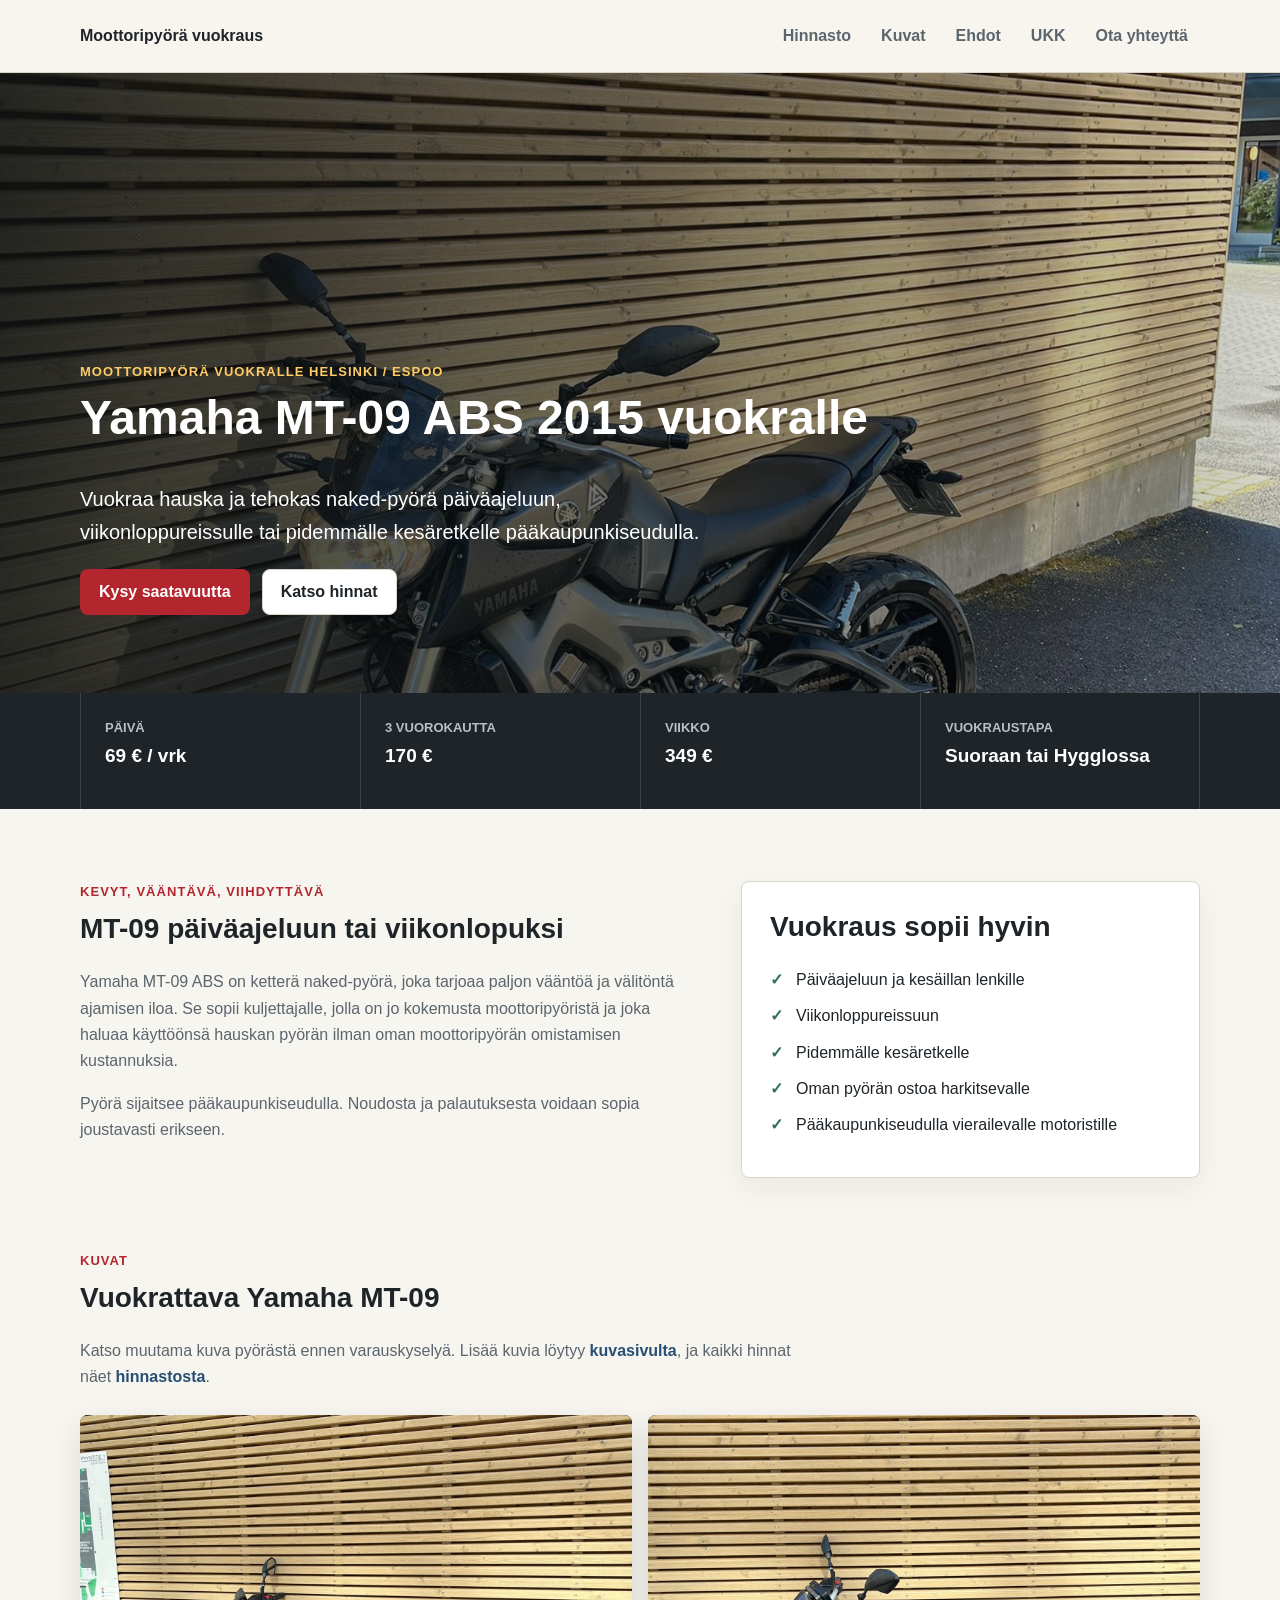
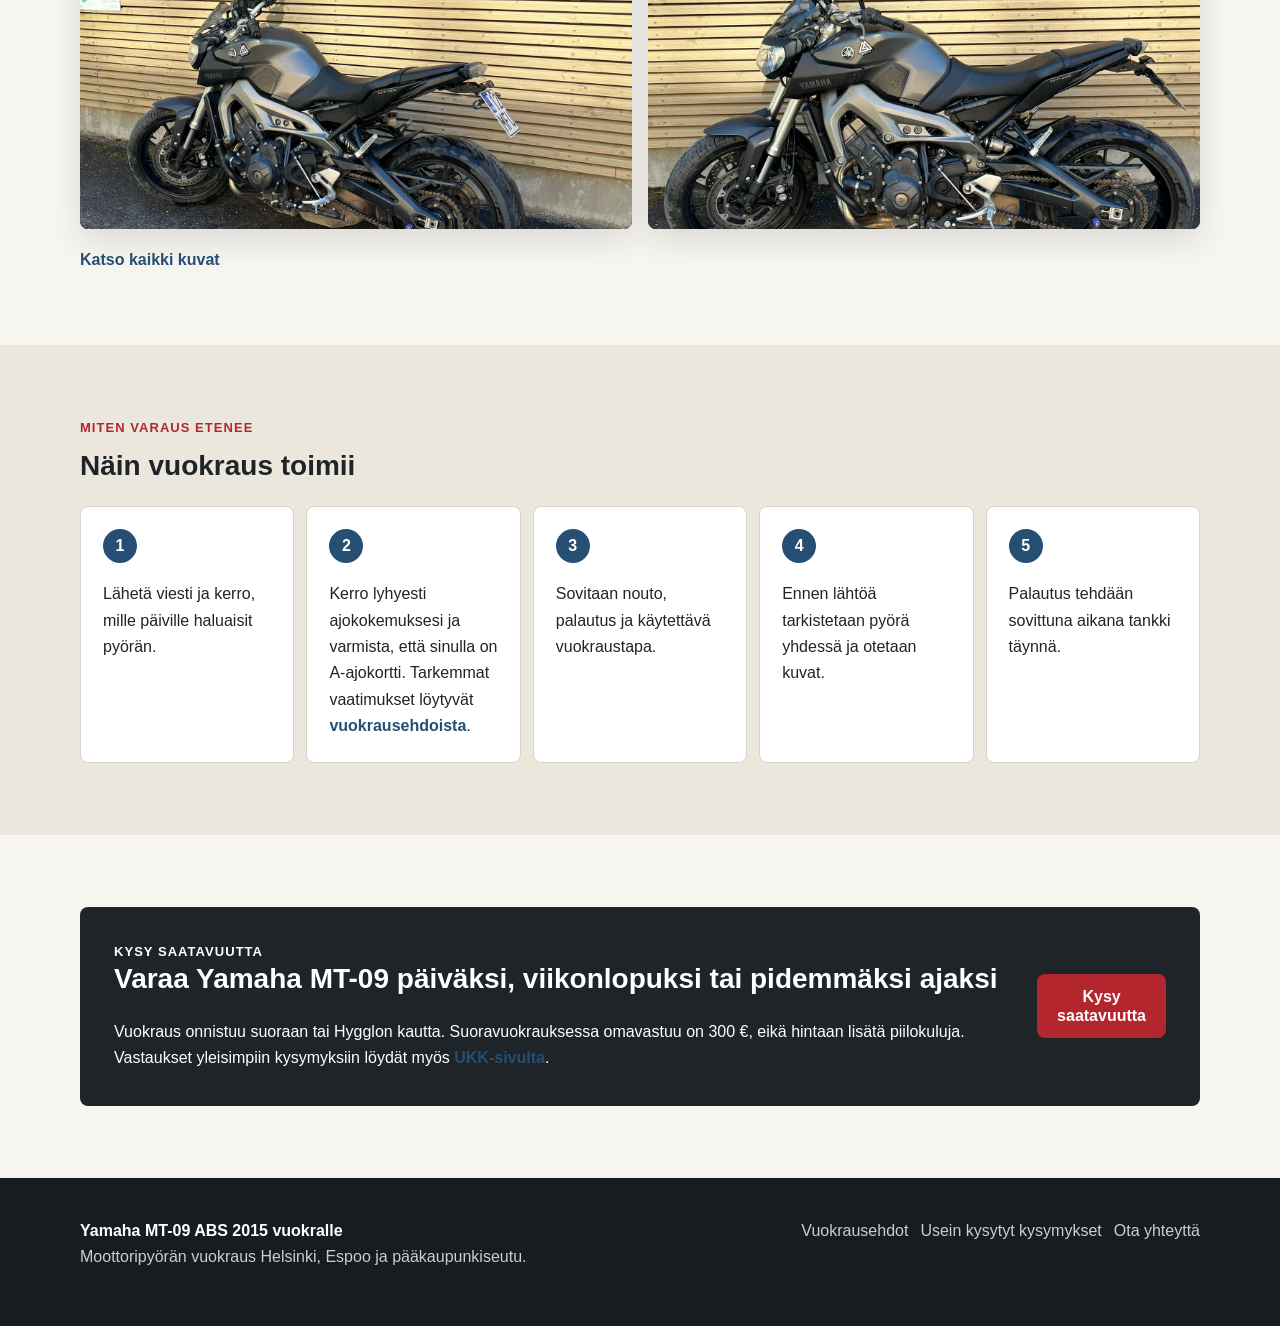
<file: index.html>
<!doctype html>
<html lang="fi">
  <head>
    <meta charset="utf-8">
    <meta name="viewport" content="width=device-width, initial-scale=1">
    <title>Yamaha MT-09 vuokraus Helsinki / Espoo | Moottoripyörä vuokralle</title>
    <meta name="description" content="Vuokraa Yamaha MT-09 ABS 2015 päiväajeluun, viikonlopuksi tai kesäretkelle. Moottoripyörän vuokraus Helsinki, Espoo ja pääkaupunkiseutu.">
    <meta name="robots" content="index, follow">
    <link rel="canonical" href="https://miikajuhala.github.io/yamaha-mt09-rental/">
    <meta property="og:locale" content="fi_FI">
    <meta property="og:type" content="website">
    <meta property="og:title" content="Yamaha MT-09 ABS vuokralle Helsinki / Espoo">
    <meta property="og:description" content="Kevyt, vääntävä ja viihdyttävä Yamaha MT-09 ABS 2015 vuokralle pääkaupunkiseudulla.">
    <meta property="og:image" content="https://miikajuhala.github.io/yamaha-mt09-rental/assets/images/yamaha-mt09-abs-2015-vuokraus-helsinki-1.jpeg">
    <meta property="og:url" content="https://miikajuhala.github.io/yamaha-mt09-rental/">
    <link rel="stylesheet" href="assets/css/styles.css">
    <script type="application/ld+json">
      {
        "@context": "https://schema.org",
        "@type": "Product",
        "name": "Yamaha MT-09 ABS 2015 vuokraus",
        "image": [
          "https://miikajuhala.github.io/yamaha-mt09-rental/assets/images/yamaha-mt09-abs-2015-vuokraus-helsinki-1.jpeg",
          "https://miikajuhala.github.io/yamaha-mt09-rental/assets/images/yamaha-mt09-abs-2015-vuokraus-helsinki-2.jpeg"
        ],
        "description": "Yamaha MT-09 ABS 2015 moottoripyörä vuokralle Helsingissä, Espoossa ja pääkaupunkiseudulla.",
        "brand": {
          "@type": "Brand",
          "name": "Yamaha"
        },
        "model": "MT-09 ABS",
        "productionDate": "2015",
        "offers": {
          "@type": "AggregateOffer",
          "priceCurrency": "EUR",
          "lowPrice": "69",
          "highPrice": "349",
          "availability": "https://schema.org/InStock",
          "url": "https://www.hygglo.fi/i/fb9-yamaha-mt-09-abs-2015-vuokralle"
        },
        "areaServed": [
          "Helsinki",
          "Espoo",
          "Pääkaupunkiseutu"
        ]
      }
    </script>
    <script type="application/ld+json">
      {
        "@context": "https://schema.org",
        "@type": "LocalBusiness",
        "name": "Yamaha MT-09 ABS 2015 vuokraus",
        "url": "https://miikajuhala.github.io/yamaha-mt09-rental/",
        "image": "https://miikajuhala.github.io/yamaha-mt09-rental/assets/images/yamaha-mt09-abs-2015-vuokraus-helsinki-1.jpeg",
        "description": "Yamaha MT-09 ABS 2015 moottoripyörä vuokralle Helsingissä, Espoossa ja pääkaupunkiseudulla.",
        "areaServed": [
          "Helsinki",
          "Espoo",
          "Pääkaupunkiseutu"
        ],
        "telephone": "+358453571144",
        "sameAs": [
          "https://www.hygglo.fi/i/fb9-yamaha-mt-09-abs-2015-vuokralle"
        ],
        "makesOffer": {
          "@type": "Offer",
          "priceCurrency": "EUR",
          "priceSpecification": {
            "@type": "PriceSpecification",
            "minPrice": "69",
            "maxPrice": "349"
          },
          "availability": "https://schema.org/InStock",
          "url": "https://www.hygglo.fi/i/fb9-yamaha-mt-09-abs-2015-vuokralle"
        }
      }
    </script>
  </head>
  <body>
    <a class="skip-link" href="#main">Siirry sisältöön</a>
    <header class="site-header">
      <nav class="nav wrap" aria-label="Päänavigaatio">
        <a class="brand" href="index.html" aria-label="Yamaha MT-09 vuokraus etusivu">Moottoripyörä vuokraus</a>
        <button class="nav-toggle" type="button" aria-expanded="false" aria-controls="nav-menu">Valikko</button>
        <div class="nav-menu" id="nav-menu">
          <a href="pricing.html">Hinnasto</a>
          <a href="pictures.html">Kuvat</a>
          <a href="terms.html">Ehdot</a>
          <a href="faq.html">UKK</a>
          <a href="contact.html">Ota yhteyttä</a>
        </div>
      </nav>
    </header>

    <main id="main">
      <section class="hero">
        <img class="hero-image" src="assets/images/yamaha-mt09-abs-2015-vuokraus-helsinki-1.jpeg" alt="Yamaha MT-09 ABS 2015 moottoripyörä vuokrattavana pääkaupunkiseudulla" fetchpriority="high" decoding="async">
        <div class="hero-content wrap">
          <p class="eyebrow">Moottoripyörä vuokralle Helsinki / Espoo</p>
          <h1>Yamaha MT-09 ABS 2015 vuokralle</h1>
          <p class="hero-lead">Vuokraa hauska ja tehokas naked-pyörä päiväajeluun, viikonloppureissulle tai pidemmälle kesäretkelle pääkaupunkiseudulla.</p>
          <div class="hero-actions">
            <a class="button primary" href="contact.html">Kysy saatavuutta</a>
            <a class="button secondary" href="pricing.html">Katso hinnat</a>
          </div>
        </div>
      </section>

      <section class="quick-facts" aria-label="Vuokrauksen perustiedot">
        <div class="wrap fact-grid">
          <div>
            <span class="fact-label">Päivä</span>
            <strong>69 € / vrk</strong>
          </div>
          <div>
            <span class="fact-label">3 vuorokautta</span>
            <strong>170 €</strong>
          </div>
          <div>
            <span class="fact-label">Viikko</span>
            <strong>349 €</strong>
          </div>
          <div>
            <span class="fact-label">Vuokraustapa</span>
            <strong>Suoraan tai Hygglossa</strong>
          </div>
        </div>
      </section>

      <section class="section wrap split">
        <div>
          <p class="eyebrow">Kevyt, vääntävä, viihdyttävä</p>
          <h2>MT-09 päiväajeluun tai viikonlopuksi</h2>
          <p>Yamaha MT-09 ABS on ketterä naked-pyörä, joka tarjoaa paljon vääntöä ja välitöntä ajamisen iloa. Se sopii kuljettajalle, jolla on jo kokemusta moottoripyöristä ja joka haluaa käyttöönsä hauskan pyörän ilman oman moottoripyörän omistamisen kustannuksia.</p>
          <p>Pyörä sijaitsee pääkaupunkiseudulla. Noudosta ja palautuksesta voidaan sopia joustavasti erikseen.</p>
        </div>
        <aside class="panel">
          <h2>Vuokraus sopii hyvin</h2>
          <ul class="check-list">
            <li>Päiväajeluun ja kesäillan lenkille</li>
            <li>Viikonloppureissuun</li>
            <li>Pidemmälle kesäretkelle</li>
            <li>Oman pyörän ostoa harkitsevalle</li>
            <li>Pääkaupunkiseudulla vierailevalle motoristille</li>
          </ul>
        </aside>
      </section>

      <section class="section wrap photo-feature" aria-label="Kuvia vuokrattavasta Yamaha MT-09 -moottoripyörästä">
        <div class="section-heading">
          <p class="eyebrow">Kuvat</p>
          <h2>Vuokrattava Yamaha MT-09</h2>
          <p>Katso muutama kuva pyörästä ennen varauskyselyä. Lisää kuvia löytyy <a class="text-link" href="pictures.html">kuvasivulta</a>, ja kaikki hinnat näet <a class="text-link" href="pricing.html">hinnastosta</a>.</p>
        </div>
        <div class="photo-feature-grid">
          <a href="pictures.html">
            <img src="assets/images/yamaha-mt09-abs-2015-vuokraus-helsinki-2.jpeg" alt="Yamaha MT-09 ABS 2015 sivusta kuvattuna" loading="lazy" decoding="async">
          </a>
          <a href="pictures.html">
            <img src="assets/images/yamaha-mt09-abs-2015-vuokraus-helsinki-3.jpeg" alt="Vuokrattava Yamaha MT-09 ABS 2015 pysäköitynä" loading="lazy" decoding="async">
          </a>
        </div>
        <a class="text-link" href="pictures.html">Katso kaikki kuvat</a>
      </section>

      <section class="section muted">
        <div class="wrap">
          <div class="section-heading">
            <p class="eyebrow">Miten varaus etenee</p>
            <h2>Näin vuokraus toimii</h2>
          </div>
          <ol class="steps">
            <li>Lähetä viesti ja kerro, mille päiville haluaisit pyörän.</li>
            <li>Kerro lyhyesti ajokokemuksesi ja varmista, että sinulla on A-ajokortti. Tarkemmat vaatimukset löytyvät <a class="text-link" href="terms.html">vuokrausehdoista</a>.</li>
            <li>Sovitaan nouto, palautus ja käytettävä vuokraustapa.</li>
            <li>Ennen lähtöä tarkistetaan pyörä yhdessä ja otetaan kuvat.</li>
            <li>Palautus tehdään sovittuna aikana tankki täynnä.</li>
          </ol>
        </div>
      </section>

      <section class="section wrap">
        <div class="cta-band">
          <div>
            <p class="eyebrow">Kysy saatavuutta</p>
            <h2>Varaa Yamaha MT-09 päiväksi, viikonlopuksi tai pidemmäksi ajaksi</h2>
            <p>Vuokraus onnistuu suoraan tai Hygglon kautta. Suoravuokrauksessa omavastuu on 300 €, eikä hintaan lisätä piilokuluja. Vastaukset yleisimpiin kysymyksiin löydät myös <a class="text-link" href="faq.html">UKK-sivulta</a>.</p>
          </div>
          <a class="button primary" href="contact.html">Kysy saatavuutta</a>
        </div>
      </section>
    </main>

    <footer class="site-footer">
      <div class="wrap footer-grid">
        <div>
          <strong>Yamaha MT-09 ABS 2015 vuokralle</strong>
          <p>Moottoripyörän vuokraus Helsinki, Espoo ja pääkaupunkiseutu.</p>
        </div>
        <div class="footer-links">
          <a href="terms.html">Vuokrausehdot</a>
          <a href="faq.html">Usein kysytyt kysymykset</a>
          <a href="contact.html">Ota yhteyttä</a>
        </div>
      </div>
    </footer>
    <script src="assets/js/main.js"></script>
  </body>
</html>
</file>
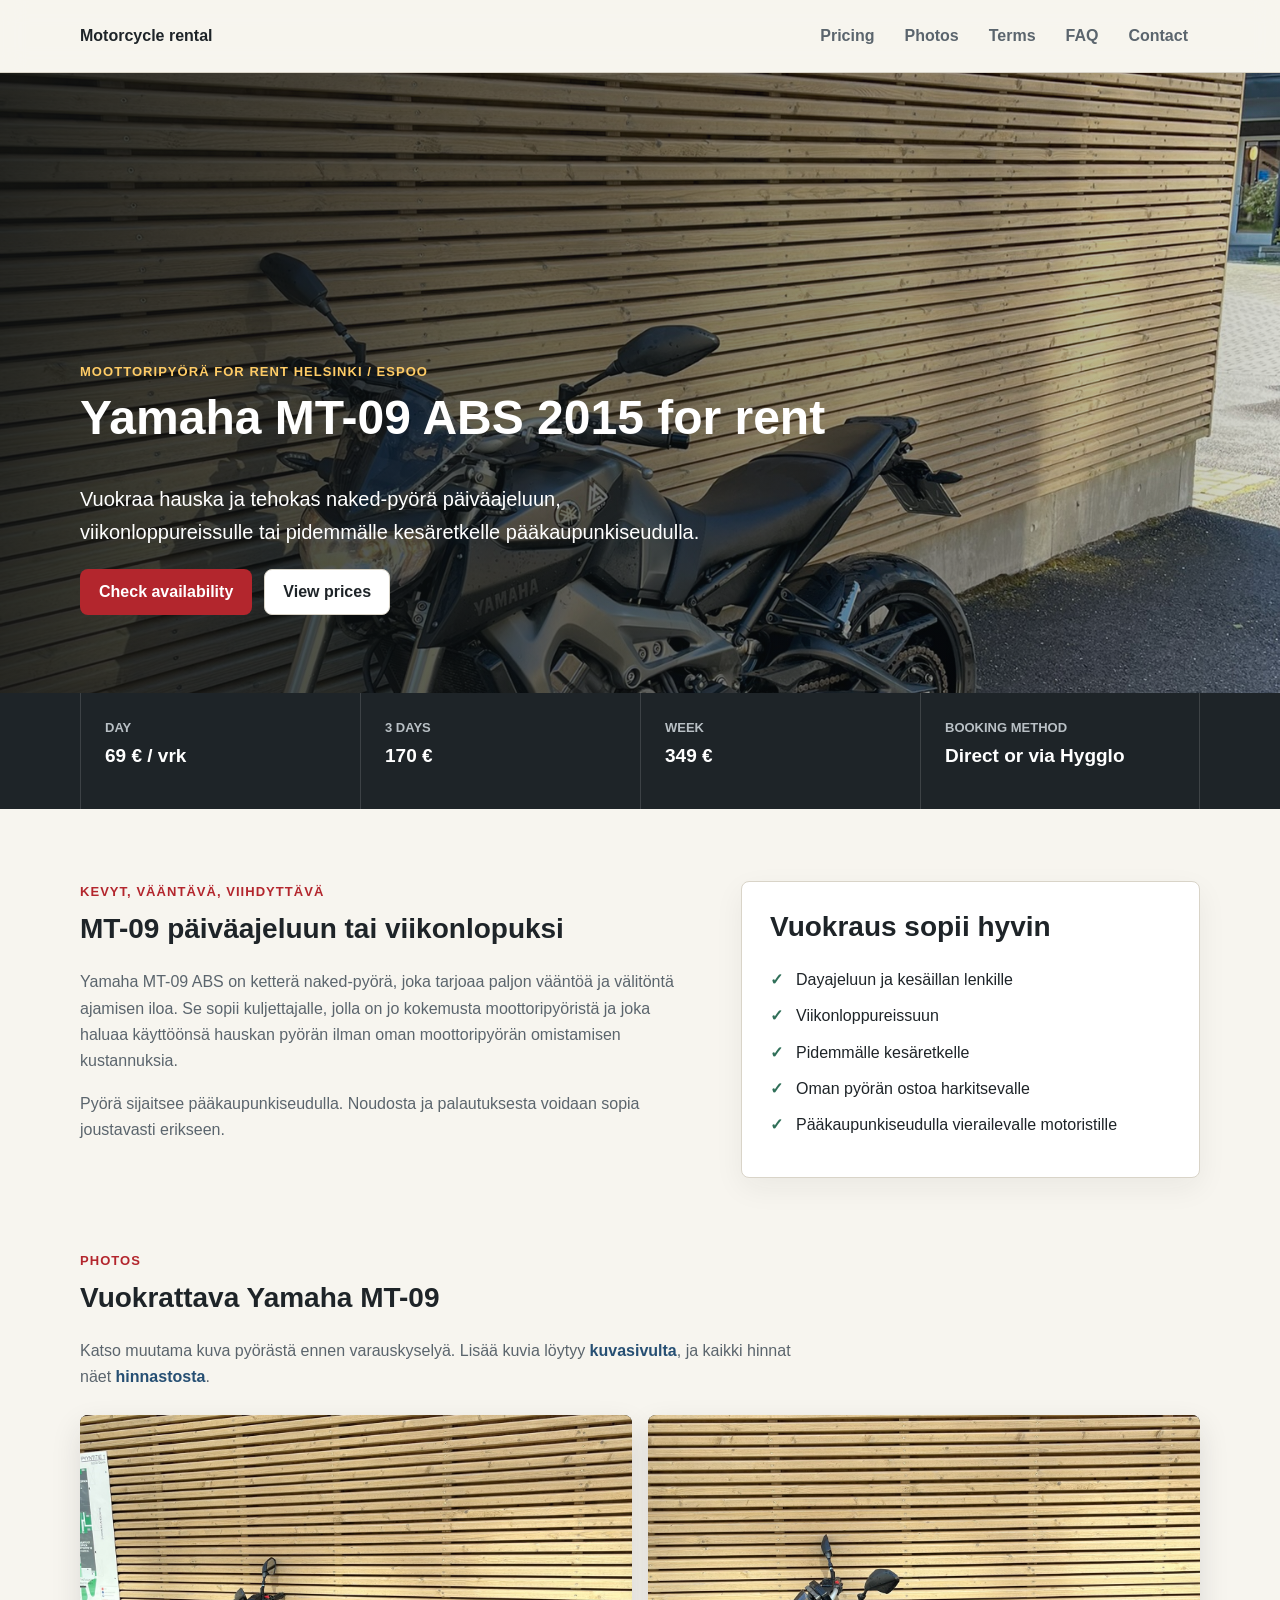
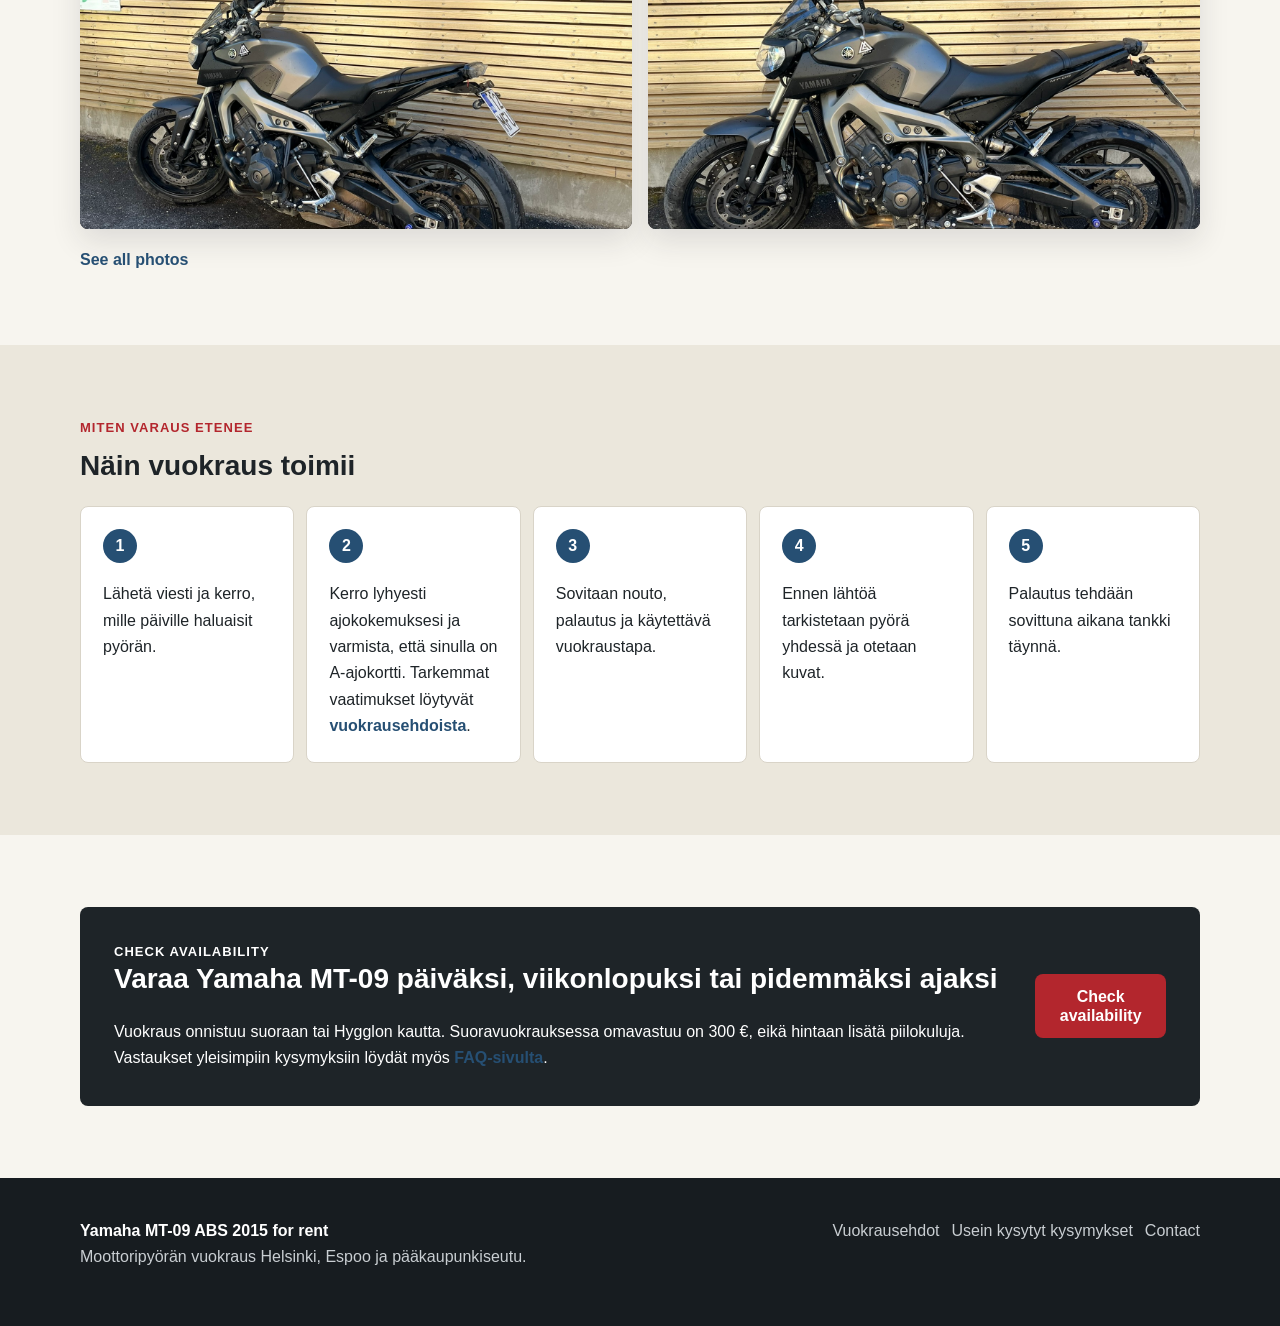
<file: en/index.html>
<!doctype html>
<html lang="en">
  <head>
    <meta charset="utf-8">
    <meta name="viewport" content="width=device-width, initial-scale=1">
    <title>Yamaha MT-09 rental Helsinki / Espoo | Moottoripyörä for rent</title>
    <meta name="description" content="Vuokraa Yamaha MT-09 ABS 2015 päiväajeluun, viikonlopuksi tai kesäretkelle. Moottoripyörän vuokraus Helsinki, Espoo ja pääkaupunkiseutu.">
    <meta name="robots" content="index, follow">
    <link rel="canonical" href="https://miikajuhala.github.io/yamaha-mt09-rental/en/">
    <meta property="og:locale" content="fi_FI">
    <meta property="og:type" content="website">
    <meta property="og:title" content="Yamaha MT-09 ABS for rent Helsinki / Espoo">
    <meta property="og:description" content="Kevyt, vääntävä ja viihdyttävä Yamaha MT-09 ABS 2015 for rent pääkaupunkiseudulla.">
    <meta property="og:image" content="https://miikajuhala.github.io/yamaha-mt09-rental/en/assets/images/yamaha-mt09-abs-2015-vuokraus-helsinki-1.jpeg">
    <meta property="og:url" content="https://miikajuhala.github.io/yamaha-mt09-rental/en/">
    <link rel="stylesheet" href="../assets/css/styles.css">
    <script type="application/ld+json">
      {
        "@context": "https://schema.org",
        "@type": "Product",
        "name": "Yamaha MT-09 ABS 2015 vuokraus",
        "image": [
          "https://miikajuhala.github.io/yamaha-mt09-rental/en/assets/images/yamaha-mt09-abs-2015-vuokraus-helsinki-1.jpeg",
          "https://miikajuhala.github.io/yamaha-mt09-rental/en/assets/images/yamaha-mt09-abs-2015-vuokraus-helsinki-2.jpeg"
        ],
        "description": "Yamaha MT-09 ABS 2015 moottoripyörä for rent Helsingissä, Espoossa ja pääkaupunkiseudulla.",
        "brand": {
          "@type": "Brand",
          "name": "Yamaha"
        },
        "model": "MT-09 ABS",
        "productionDate": "2015",
        "offers": {
          "@type": "AggregateOffer",
          "priceCurrency": "EUR",
          "lowPrice": "69",
          "highPrice": "349",
          "availability": "https://schema.org/InStock",
          "url": "https://www.hygglo.fi/i/fb9-yamaha-mt-09-abs-2015-for rent"
        },
        "areaServed": [
          "Helsinki",
          "Espoo",
          "Pääkaupunkiseutu"
        ]
      }
    </script>
    <script type="application/ld+json">
      {
        "@context": "https://schema.org",
        "@type": "LocalBusiness",
        "name": "Yamaha MT-09 ABS 2015 vuokraus",
        "url": "https://miikajuhala.github.io/yamaha-mt09-rental/en/",
        "image": "https://miikajuhala.github.io/yamaha-mt09-rental/en/assets/images/yamaha-mt09-abs-2015-vuokraus-helsinki-1.jpeg",
        "description": "Yamaha MT-09 ABS 2015 moottoripyörä for rent Helsingissä, Espoossa ja pääkaupunkiseudulla.",
        "areaServed": [
          "Helsinki",
          "Espoo",
          "Pääkaupunkiseutu"
        ],
        "telephone": "+358453571144",
        "sameAs": [
          "https://www.hygglo.fi/i/fb9-yamaha-mt-09-abs-2015-for rent"
        ],
        "makesOffer": {
          "@type": "Offer",
          "priceCurrency": "EUR",
          "priceSpecification": {
            "@type": "PriceSpecification",
            "minPrice": "69",
            "maxPrice": "349"
          },
          "availability": "https://schema.org/InStock",
          "url": "https://www.hygglo.fi/i/fb9-yamaha-mt-09-abs-2015-for rent"
        }
      }
    </script>
  </head>
  <body>
    <a class="skip-link" href="#main">Skip to content</a>
    <header class="site-header">
      <nav class="nav wrap" aria-label="Main navigation">
        <a class="brand" href="index.html" aria-label="Yamaha MT-09 rental etusivu">Motorcycle rental</a>
        <button class="nav-toggle" type="button" aria-expanded="false" aria-controls="nav-menu">Menu</button>
        <div class="nav-menu" id="nav-menu">
          <a href="pricing.html">Pricing</a>
          <a href="pictures.html">Photos</a>
          <a href="terms.html">Terms</a>
          <a href="faq.html">FAQ</a>
          <a href="contact.html">Contact</a>
        </div>
      </nav>
    </header>

    <main id="main">
      <section class="hero">
        <img class="hero-image" src="../assets/images/yamaha-mt09-abs-2015-vuokraus-helsinki-1.jpeg" alt="Yamaha MT-09 ABS 2015 moottoripyörä vuokrattavana pääkaupunkiseudulla" fetchpriority="high" decoding="async">
        <div class="hero-content wrap">
          <p class="eyebrow">Moottoripyörä for rent Helsinki / Espoo</p>
          <h1>Yamaha MT-09 ABS 2015 for rent</h1>
          <p class="hero-lead">Vuokraa hauska ja tehokas naked-pyörä päiväajeluun, viikonloppureissulle tai pidemmälle kesäretkelle pääkaupunkiseudulla.</p>
          <div class="hero-actions">
            <a class="button primary" href="contact.html">Check availability</a>
            <a class="button secondary" href="pricing.html">View prices</a>
          </div>
        </div>
      </section>

      <section class="quick-facts" aria-label="Vuokrauksen perustiedot">
        <div class="wrap fact-grid">
          <div>
            <span class="fact-label">Day</span>
            <strong>69 € / vrk</strong>
          </div>
          <div>
            <span class="fact-label">3 days</span>
            <strong>170 €</strong>
          </div>
          <div>
            <span class="fact-label">Week</span>
            <strong>349 €</strong>
          </div>
          <div>
            <span class="fact-label">Booking method</span>
            <strong>Direct or via Hygglo</strong>
          </div>
        </div>
      </section>

      <section class="section wrap split">
        <div>
          <p class="eyebrow">Kevyt, vääntävä, viihdyttävä</p>
          <h2>MT-09 päiväajeluun tai viikonlopuksi</h2>
          <p>Yamaha MT-09 ABS on ketterä naked-pyörä, joka tarjoaa paljon vääntöä ja välitöntä ajamisen iloa. Se sopii kuljettajalle, jolla on jo kokemusta moottoripyöristä ja joka haluaa käyttöönsä hauskan pyörän ilman oman moottoripyörän omistamisen kustannuksia.</p>
          <p>Pyörä sijaitsee pääkaupunkiseudulla. Noudosta ja palautuksesta voidaan sopia joustavasti erikseen.</p>
        </div>
        <aside class="panel">
          <h2>Vuokraus sopii hyvin</h2>
          <ul class="check-list">
            <li>Dayajeluun ja kesäillan lenkille</li>
            <li>Viikonloppureissuun</li>
            <li>Pidemmälle kesäretkelle</li>
            <li>Oman pyörän ostoa harkitsevalle</li>
            <li>Pääkaupunkiseudulla vierailevalle motoristille</li>
          </ul>
        </aside>
      </section>

      <section class="section wrap photo-feature" aria-label="Kuvia vuokrattavasta Yamaha MT-09 -moottoripyörästä">
        <div class="section-heading">
          <p class="eyebrow">Photos</p>
          <h2>Vuokrattava Yamaha MT-09</h2>
          <p>Katso muutama kuva pyörästä ennen varauskyselyä. Lisää kuvia löytyy <a class="text-link" href="pictures.html">kuvasivulta</a>, ja kaikki hinnat näet <a class="text-link" href="pricing.html">hinnastosta</a>.</p>
        </div>
        <div class="photo-feature-grid">
          <a href="pictures.html">
            <img src="../assets/images/yamaha-mt09-abs-2015-vuokraus-helsinki-2.jpeg" alt="Yamaha MT-09 ABS 2015 sivusta kuvattuna" loading="lazy" decoding="async">
          </a>
          <a href="pictures.html">
            <img src="../assets/images/yamaha-mt09-abs-2015-vuokraus-helsinki-3.jpeg" alt="Vuokrattava Yamaha MT-09 ABS 2015 pysäköitynä" loading="lazy" decoding="async">
          </a>
        </div>
        <a class="text-link" href="pictures.html">See all photos</a>
      </section>

      <section class="section muted">
        <div class="wrap">
          <div class="section-heading">
            <p class="eyebrow">Miten varaus etenee</p>
            <h2>Näin vuokraus toimii</h2>
          </div>
          <ol class="steps">
            <li>Lähetä viesti ja kerro, mille päiville haluaisit pyörän.</li>
            <li>Kerro lyhyesti ajokokemuksesi ja varmista, että sinulla on A-ajokortti. Tarkemmat vaatimukset löytyvät <a class="text-link" href="terms.html">vuokrausehdoista</a>.</li>
            <li>Sovitaan nouto, palautus ja käytettävä vuokraustapa.</li>
            <li>Ennen lähtöä tarkistetaan pyörä yhdessä ja otetaan kuvat.</li>
            <li>Palautus tehdään sovittuna aikana tankki täynnä.</li>
          </ol>
        </div>
      </section>

      <section class="section wrap">
        <div class="cta-band">
          <div>
            <p class="eyebrow">Check availability</p>
            <h2>Varaa Yamaha MT-09 päiväksi, viikonlopuksi tai pidemmäksi ajaksi</h2>
            <p>Vuokraus onnistuu suoraan tai Hygglon kautta. Suoravuokrauksessa omavastuu on 300 €, eikä hintaan lisätä piilokuluja. Vastaukset yleisimpiin kysymyksiin löydät myös <a class="text-link" href="faq.html">FAQ-sivulta</a>.</p>
          </div>
          <a class="button primary" href="contact.html">Check availability</a>
        </div>
      </section>
    </main>

    <footer class="site-footer">
      <div class="wrap footer-grid">
        <div>
          <strong>Yamaha MT-09 ABS 2015 for rent</strong>
          <p>Moottoripyörän vuokraus Helsinki, Espoo ja pääkaupunkiseutu.</p>
        </div>
        <div class="footer-links">
          <a href="terms.html">Vuokrausehdot</a>
          <a href="faq.html">Usein kysytyt kysymykset</a>
          <a href="contact.html">Contact</a>
        </div>
      </div>
    </footer>
    <script src="../assets/js/main.js"></script>
  </body>
</html>
</file>
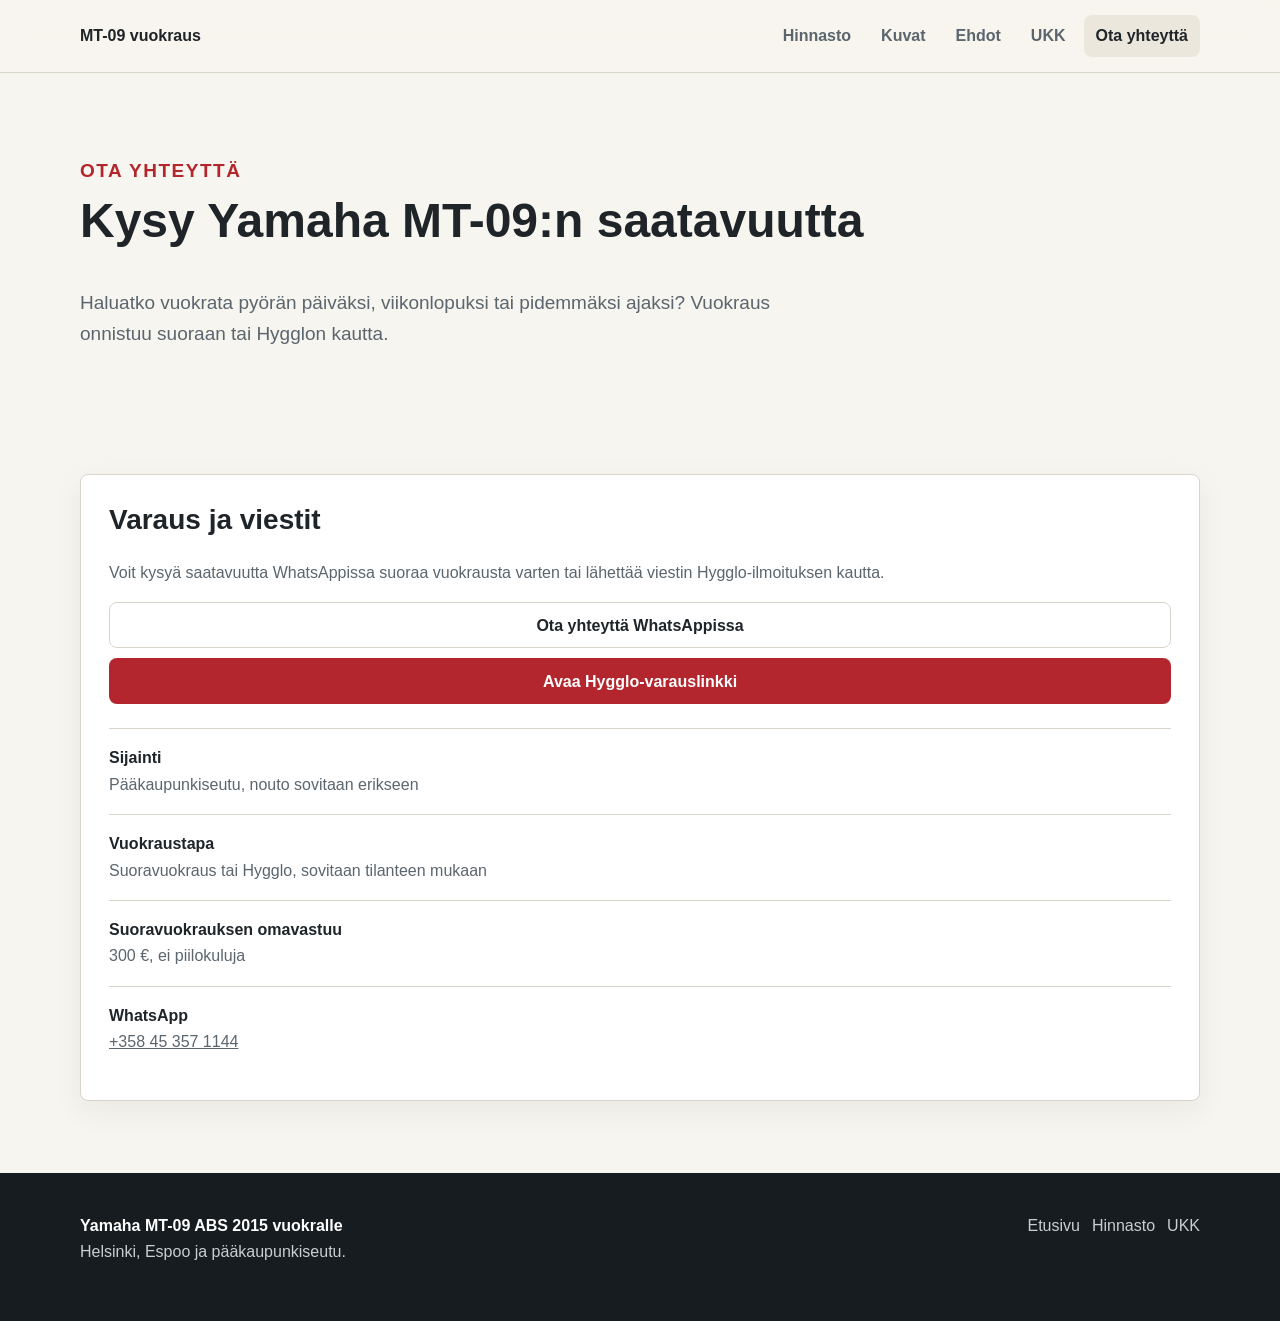
<file: contact.html>
<!doctype html>
<html lang="fi">
  <head>
    <meta charset="utf-8">
    <meta name="viewport" content="width=device-width, initial-scale=1">
    <title>Ota yhteyttä | Yamaha MT-09 vuokraus Helsinki / Espoo</title>
    <meta name="description" content="Kysy Yamaha MT-09 ABS 2015 vuokrauksen saatavuutta. Vuokraus onnistuu suoraan 300 € omavastuulla tai Hygglon kautta.">
    <meta name="robots" content="index, follow">
    <link rel="canonical" href="https://miikajuhala.github.io/yamaha-mt09-rental/contact.html">
    <meta property="og:title" content="Ota yhteyttä Yamaha MT-09 vuokrauksesta">
    <meta property="og:description" content="Kysy saatavuutta ja sovi vuokrauksesta suoraan tai Hygglon kautta.">
    <meta property="og:image" content="https://miikajuhala.github.io/yamaha-mt09-rental/assets/images/yamaha-mt09-abs-2015-vuokraus-helsinki-2.jpeg">
    <meta property="og:type" content="website">
    <meta property="og:locale" content="fi_FI">
    <meta property="og:url" content="https://miikajuhala.github.io/yamaha-mt09-rental/contact.html">
    <link rel="stylesheet" href="assets/css/styles.css">
  </head>
  <body>
    <a class="skip-link" href="#main">Siirry sisältöön</a>
    <header class="site-header">
      <nav class="nav wrap" aria-label="Päänavigaatio">
        <a class="brand" href="index.html">MT-09 vuokraus</a>
        <button class="nav-toggle" type="button" aria-expanded="false" aria-controls="nav-menu">Valikko</button>
        <div class="nav-menu" id="nav-menu">
          <a href="pricing.html">Hinnasto</a>
          <a href="pictures.html">Kuvat</a>
          <a href="terms.html">Ehdot</a>
          <a href="faq.html">UKK</a>
          <a href="contact.html" aria-current="page">Ota yhteyttä</a>
        </div>
      </nav>
    </header>

    <main id="main">
      <section class="page-hero wrap">
        <p class="eyebrow">Ota yhteyttä</p>
        <h1>Kysy Yamaha MT-09:n saatavuutta</h1>
        <p>Haluatko vuokrata pyörän päiväksi, viikonlopuksi tai pidemmäksi ajaksi? Vuokraus onnistuu suoraan tai Hygglon kautta.</p>
      </section>

      <section class="section wrap">
        <div class="panel">
          <h2>Varaus ja viestit</h2>
          <p>Voit kysyä saatavuutta WhatsAppissa suoraa vuokrausta varten tai lähettää viestin Hygglo-ilmoituksen kautta.</p>
          <a class="button secondary full-width" href="https://wa.me/358453571144">Ota yhteyttä WhatsAppissa</a>
          <a class="button primary full-width" href="https://www.hygglo.fi/i/fb9-yamaha-mt-09-abs-2015-vuokralle">Avaa Hygglo-varauslinkki</a>
          <dl class="contact-list">
            <div>
              <dt>Sijainti</dt>
              <dd>Pääkaupunkiseutu, nouto sovitaan erikseen</dd>
            </div>
            <div>
              <dt>Vuokraustapa</dt>
              <dd>Suoravuokraus tai Hygglo, sovitaan tilanteen mukaan</dd>
            </div>
            <div>
              <dt>Suoravuokrauksen omavastuu</dt>
              <dd>300 €, ei piilokuluja</dd>
            </div>
            <div>
              <dt>WhatsApp</dt>
              <dd><a href="https://wa.me/358453571144">+358 45 357 1144</a></dd>
            </div>
          </dl>
        </div>
      </section>
    </main>

    <footer class="site-footer">
      <div class="wrap footer-grid">
        <div><strong>Yamaha MT-09 ABS 2015 vuokralle</strong><p>Helsinki, Espoo ja pääkaupunkiseutu.</p></div>
        <div class="footer-links"><a href="index.html">Etusivu</a><a href="pricing.html">Hinnasto</a><a href="faq.html">UKK</a></div>
      </div>
    </footer>
    <script src="assets/js/main.js"></script>
  </body>
</html>
</file>
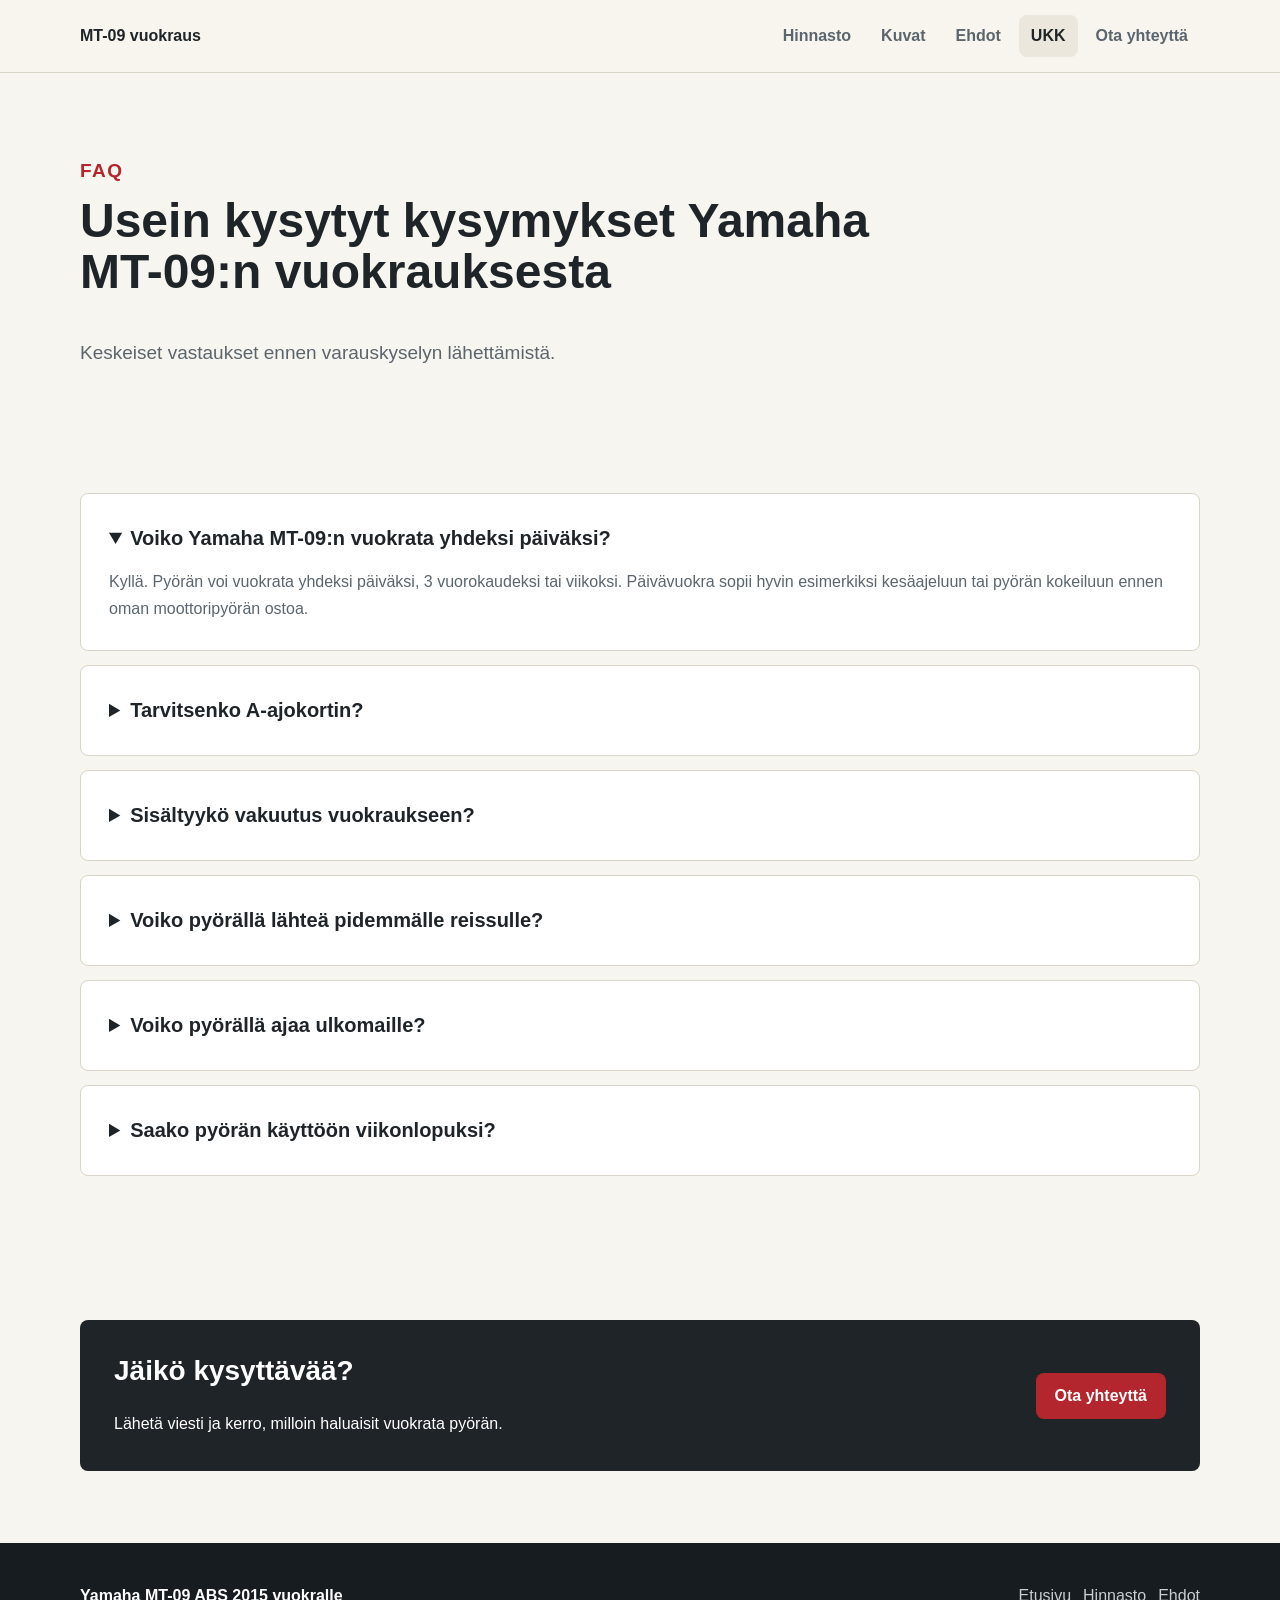
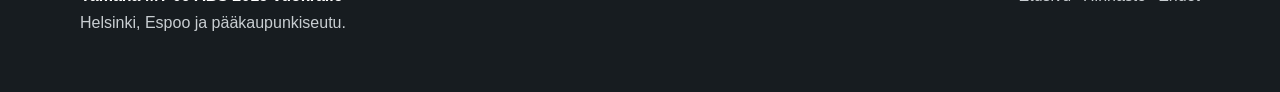
<file: faq.html>
<!doctype html>
<html lang="fi">
  <head>
    <meta charset="utf-8">
    <meta name="viewport" content="width=device-width, initial-scale=1">
    <title>Usein kysytyt kysymykset | Yamaha MT-09 vuokraus</title>
    <meta name="description" content="Vastaukset yleisiin kysymyksiin Yamaha MT-09 ABS 2015 vuokrauksesta: A-ajokortti, vakuutus, viikonloppuvuokraus, pidemmät reissut ja kilometrit.">
    <meta name="robots" content="index, follow">
    <link rel="canonical" href="https://miikajuhala.github.io/yamaha-mt09-rental/faq.html">
    <meta property="og:title" content="FAQ: Yamaha MT-09 ABS 2015 vuokraus">
    <meta property="og:description" content="Usein kysytyt kysymykset Yamaha MT-09 -moottoripyörän vuokrauksesta.">
    <meta property="og:image" content="https://miikajuhala.github.io/yamaha-mt09-rental/assets/images/yamaha-mt09-abs-2015-vuokraus-helsinki-1.jpeg">
    <meta property="og:type" content="website">
    <meta property="og:locale" content="fi_FI">
    <meta property="og:url" content="https://miikajuhala.github.io/yamaha-mt09-rental/faq.html">
    <link rel="stylesheet" href="assets/css/styles.css">
    <script type="application/ld+json">
      {
        "@context": "https://schema.org",
        "@type": "FAQPage",
        "mainEntity": [
          {
            "@type": "Question",
            "name": "Voiko Yamaha MT-09:n vuokrata yhdeksi päiväksi?",
            "acceptedAnswer": {
              "@type": "Answer",
              "text": "Kyllä. Pyörän voi vuokrata yhdeksi päiväksi, 3 vuorokaudeksi tai viikoksi."
            }
          },
          {
            "@type": "Question",
            "name": "Tarvitsenko A-ajokortin?",
            "acceptedAnswer": {
              "@type": "Answer",
              "text": "Kyllä. Vuokraajalla täytyy olla voimassa oleva A-ajokortti ja riittävä ajokokemus."
            }
          },
          {
            "@type": "Question",
            "name": "Sisältyykö vakuutus vuokraukseen?",
            "acceptedAnswer": {
              "@type": "Answer",
              "text": "Vuokraus voidaan tehdä suoraan tai Hygglon kautta. Suoravuokrauksessa omavastuu on 300 € eikä hintaan lisätä piilokuluja. Hygglon kautta tehtävässä vuokrauksessa sovelletaan palvelun ehtoja."
            }
          },
          {
            "@type": "Question",
            "name": "Voiko pyörällä lähteä pidemmälle reissulle?",
            "acceptedAnswer": {
              "@type": "Answer",
              "text": "Kyllä, kunhan asiasta sovitaan etukäteen. Vuokraukseen sisältyvä kilometrimäärä on lähtökohtaisesti 250 km / vuorokausi, ja lisäkilometreistä voidaan sopia erikseen."
            }
          },
          {
            "@type": "Question",
            "name": "Voiko pyörällä ajaa ulkomaille?",
            "acceptedAnswer": {
              "@type": "Answer",
              "text": "Ei ilman erillistä sopimusta. Ulkomaanajo pitää sopia erikseen etukäteen, ja se riippuu vakuutusehdoista sekä vuokraustavasta."
            }
          },
          {
            "@type": "Question",
            "name": "Saako pyörän käyttöön viikonlopuksi?",
            "acceptedAnswer": {
              "@type": "Answer",
              "text": "Kyllä. 3 vuorokauden vuokra maksaa 170 € ja sopii hyvin esimerkiksi pidennettyyn viikonloppuun tai lyhyelle kesäreissulle."
            }
          }
        ]
      }
    </script>
  </head>
  <body>
    <a class="skip-link" href="#main">Siirry sisältöön</a>
    <header class="site-header">
      <nav class="nav wrap" aria-label="Päänavigaatio">
        <a class="brand" href="index.html">MT-09 vuokraus</a>
        <button class="nav-toggle" type="button" aria-expanded="false" aria-controls="nav-menu">Valikko</button>
        <div class="nav-menu" id="nav-menu">
          <a href="pricing.html">Hinnasto</a>
          <a href="pictures.html">Kuvat</a>
          <a href="terms.html">Ehdot</a>
          <a href="faq.html" aria-current="page">UKK</a>
          <a href="contact.html">Ota yhteyttä</a>
        </div>
      </nav>
    </header>

    <main id="main">
      <section class="page-hero wrap">
        <p class="eyebrow">FAQ</p>
        <h1>Usein kysytyt kysymykset Yamaha MT-09:n vuokrauksesta</h1>
        <p>Keskeiset vastaukset ennen varauskyselyn lähettämistä.</p>
      </section>

      <section class="section wrap faq-list">
        <details open>
          <summary>Voiko Yamaha MT-09:n vuokrata yhdeksi päiväksi?</summary>
          <p>Kyllä. Pyörän voi vuokrata yhdeksi päiväksi, 3 vuorokaudeksi tai viikoksi. Päivävuokra sopii hyvin esimerkiksi kesäajeluun tai pyörän kokeiluun ennen oman moottoripyörän ostoa.</p>
        </details>
        <details>
          <summary>Tarvitsenko A-ajokortin?</summary>
          <p>Kyllä. Vuokraajalla täytyy olla voimassa oleva A-ajokortti ja riittävä ajokokemus. Yamaha MT-09 on tehokas moottoripyörä, joten se ei sovi ensimmäiseksi kokeilupyöräksi.</p>
        </details>
        <details>
          <summary>Sisältyykö vakuutus vuokraukseen?</summary>
          <p>Vuokraus voidaan tehdä suoraan tai Hygglon kautta. Suoravuokrauksessa omavastuu on 300 €, eikä hintaan lisätä piilokuluja. Hygglon kautta tehtävässä vuokrauksessa sovelletaan Hygglon/Omocomin ajoneuvovakuutusta ja palvelun ehtoja.</p>
        </details>
        <details>
          <summary>Voiko pyörällä lähteä pidemmälle reissulle?</summary>
          <p>Kyllä, kunhan asiasta sovitaan etukäteen. Vuokraukseen sisältyvä kilometrimäärä on lähtökohtaisesti 250 km / vuorokausi, ja lisäkilometreistä voidaan sopia erikseen.</p>
        </details>
        <details>
          <summary>Voiko pyörällä ajaa ulkomaille?</summary>
          <p>Ei ilman erillistä sopimusta. Ulkomaanajo pitää sopia erikseen etukäteen, ja se riippuu vakuutusehdoista sekä vuokraustavasta.</p>
        </details>
        <details>
          <summary>Saako pyörän käyttöön viikonlopuksi?</summary>
          <p>Kyllä. 3 vuorokauden vuokra maksaa 170 € ja sopii hyvin esimerkiksi pidennettyyn viikonloppuun tai lyhyelle kesäreissulle.</p>
        </details>
      </section>

      <section class="section wrap">
        <div class="cta-band">
          <div>
            <h2>Jäikö kysyttävää?</h2>
            <p>Lähetä viesti ja kerro, milloin haluaisit vuokrata pyörän.</p>
          </div>
          <a class="button primary" href="contact.html">Ota yhteyttä</a>
        </div>
      </section>
    </main>

    <footer class="site-footer">
      <div class="wrap footer-grid">
        <div><strong>Yamaha MT-09 ABS 2015 vuokralle</strong><p>Helsinki, Espoo ja pääkaupunkiseutu.</p></div>
        <div class="footer-links"><a href="index.html">Etusivu</a><a href="pricing.html">Hinnasto</a><a href="terms.html">Ehdot</a></div>
      </div>
    </footer>
    <script src="assets/js/main.js"></script>
  </body>
</html>
</file>
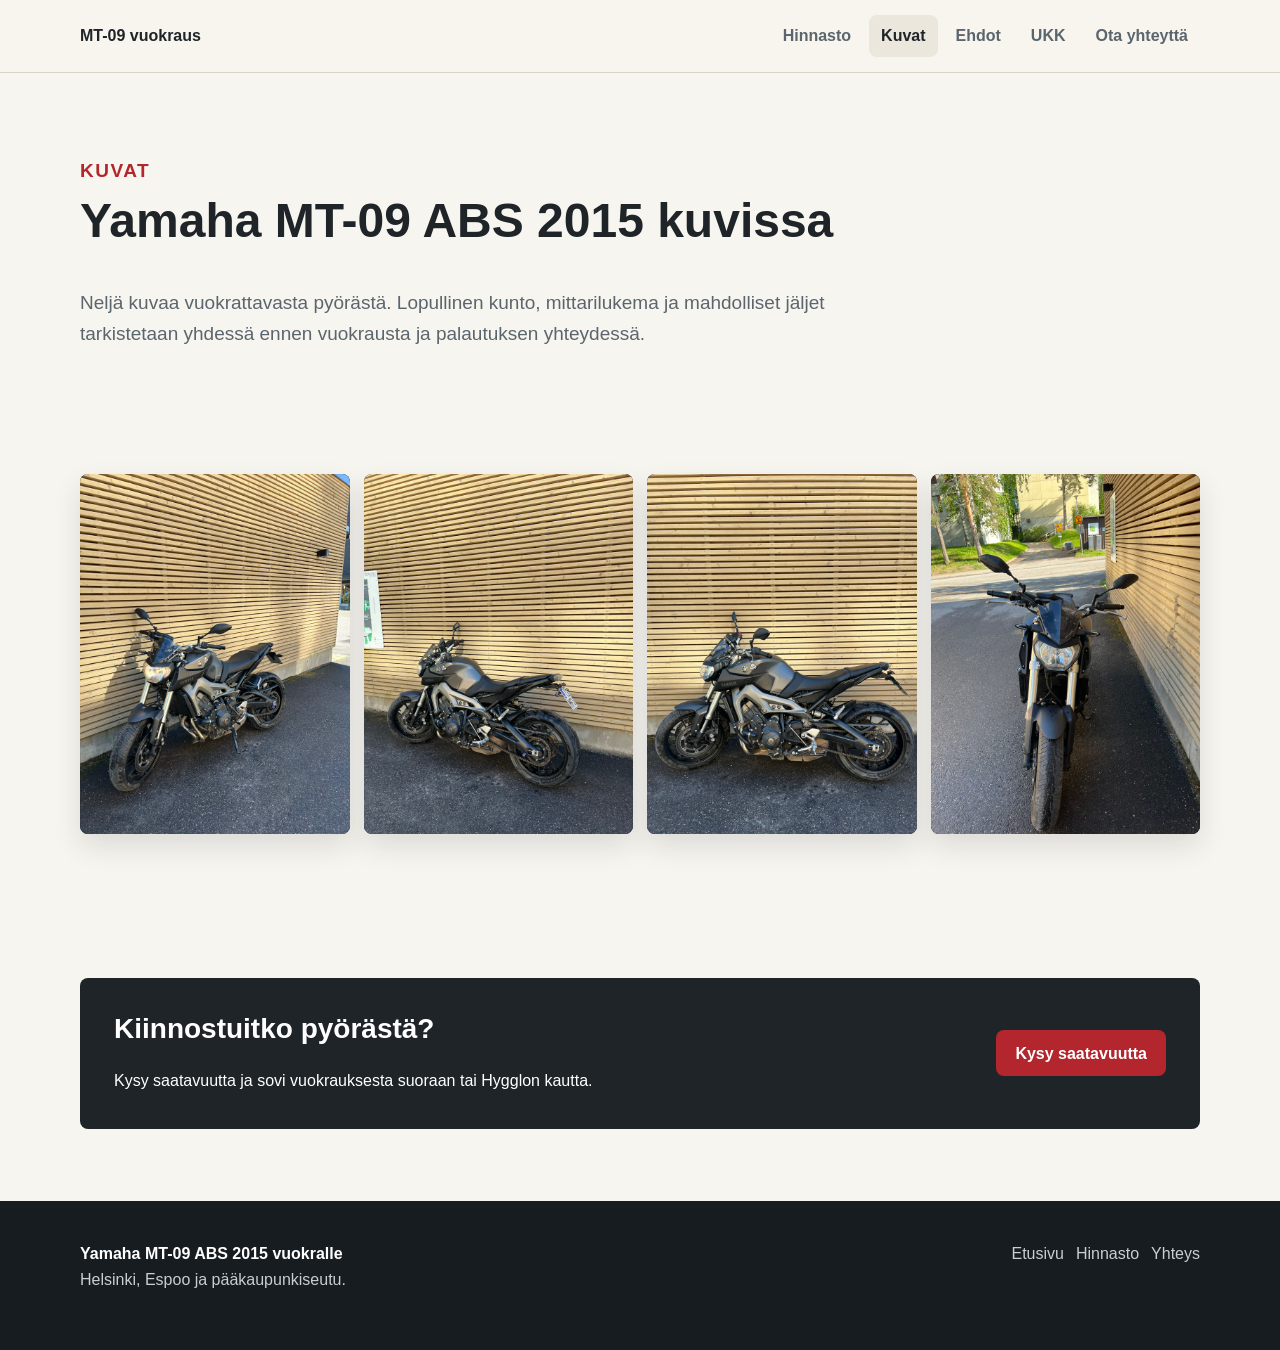
<file: pictures.html>
<!doctype html>
<html lang="fi">
  <head>
    <meta charset="utf-8">
    <meta name="viewport" content="width=device-width, initial-scale=1">
    <title>Kuvat | Yamaha MT-09 ABS 2015 vuokralle</title>
    <meta name="description" content="Katso kuvat vuokrattavasta Yamaha MT-09 ABS 2015 moottoripyörästä. Pyörä vuokralle Helsinki, Espoo ja pääkaupunkiseutu.">
    <meta name="robots" content="index, follow">
    <link rel="canonical" href="https://miikajuhala.github.io/yamaha-mt09-rental/pictures.html">
    <meta property="og:title" content="Kuvat vuokrattavasta Yamaha MT-09 ABS 2015 -pyörästä">
    <meta property="og:description" content="Yamaha MT-09 ABS 2015 kuvat ja vuokraus pääkaupunkiseudulla.">
    <meta property="og:image" content="https://miikajuhala.github.io/yamaha-mt09-rental/assets/images/yamaha-mt09-abs-2015-vuokraus-helsinki-3.jpeg">
    <meta property="og:type" content="website">
    <meta property="og:locale" content="fi_FI">
    <meta property="og:url" content="https://miikajuhala.github.io/yamaha-mt09-rental/pictures.html">
    <link rel="stylesheet" href="assets/css/styles.css">
  </head>
  <body>
    <a class="skip-link" href="#main">Siirry sisältöön</a>
    <header class="site-header">
      <nav class="nav wrap" aria-label="Päänavigaatio">
        <a class="brand" href="index.html">MT-09 vuokraus</a>
        <button class="nav-toggle" type="button" aria-expanded="false" aria-controls="nav-menu">Valikko</button>
        <div class="nav-menu" id="nav-menu">
          <a href="pricing.html">Hinnasto</a>
          <a href="pictures.html" aria-current="page">Kuvat</a>
          <a href="terms.html">Ehdot</a>
          <a href="faq.html">UKK</a>
          <a href="contact.html">Ota yhteyttä</a>
        </div>
      </nav>
    </header>

    <main id="main">
      <section class="page-hero wrap">
        <p class="eyebrow">Kuvat</p>
        <h1>Yamaha MT-09 ABS 2015 kuvissa</h1>
        <p>Neljä kuvaa vuokrattavasta pyörästä. Lopullinen kunto, mittarilukema ja mahdolliset jäljet tarkistetaan yhdessä ennen vuokrausta ja palautuksen yhteydessä.</p>
      </section>

      <section class="section wrap">
        <div class="gallery">
          <a href="assets/images/yamaha-mt09-abs-2015-vuokraus-helsinki-1.jpeg">
            <img src="assets/images/yamaha-mt09-abs-2015-vuokraus-helsinki-1.jpeg" alt="Yamaha MT-09 ABS 2015 etuviistosta kuvattuna" loading="lazy" decoding="async">
          </a>
          <a href="assets/images/yamaha-mt09-abs-2015-vuokraus-helsinki-2.jpeg">
            <img src="assets/images/yamaha-mt09-abs-2015-vuokraus-helsinki-2.jpeg" alt="Yamaha MT-09 ABS 2015 sivusta kuvattuna" loading="lazy" decoding="async">
          </a>
          <a href="assets/images/yamaha-mt09-abs-2015-vuokraus-helsinki-3.jpeg">
            <img src="assets/images/yamaha-mt09-abs-2015-vuokraus-helsinki-3.jpeg" alt="Vuokrattava Yamaha MT-09 ABS 2015 pysäköitynä" loading="lazy" decoding="async">
          </a>
          <a href="assets/images/yamaha-mt09-abs-2015-vuokraus-helsinki-4.jpeg">
            <img src="assets/images/yamaha-mt09-abs-2015-vuokraus-helsinki-4.jpeg" alt="Yamaha MT-09 ABS 2015 moottoripyörän yksityiskohta" loading="lazy" decoding="async">
          </a>
        </div>
      </section>

      <section class="section wrap">
        <div class="cta-band">
          <div>
            <h2>Kiinnostuitko pyörästä?</h2>
            <p>Kysy saatavuutta ja sovi vuokrauksesta suoraan tai Hygglon kautta.</p>
          </div>
          <a class="button primary" href="contact.html">Kysy saatavuutta</a>
        </div>
      </section>
    </main>

    <footer class="site-footer">
      <div class="wrap footer-grid">
        <div><strong>Yamaha MT-09 ABS 2015 vuokralle</strong><p>Helsinki, Espoo ja pääkaupunkiseutu.</p></div>
        <div class="footer-links"><a href="index.html">Etusivu</a><a href="pricing.html">Hinnasto</a><a href="contact.html">Yhteys</a></div>
      </div>
    </footer>
    <script src="assets/js/main.js"></script>
  </body>
</html>
</file>
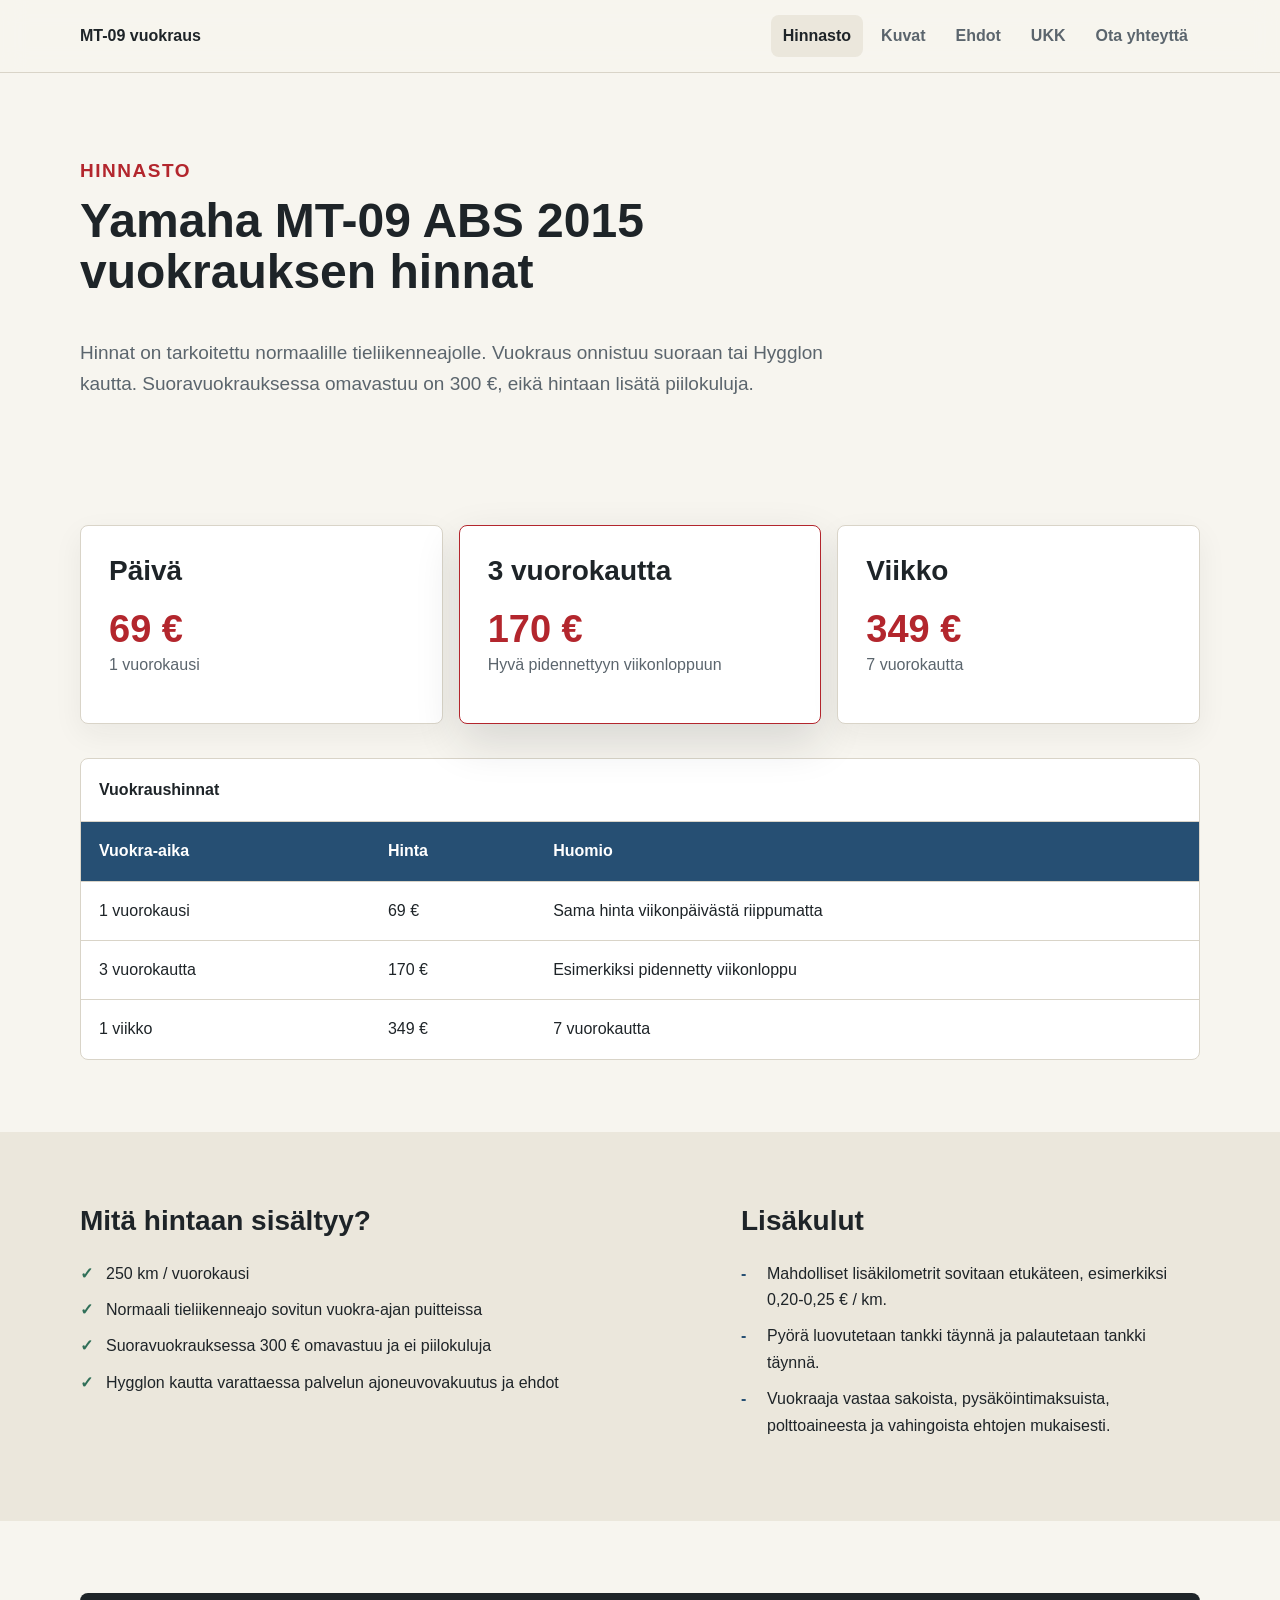
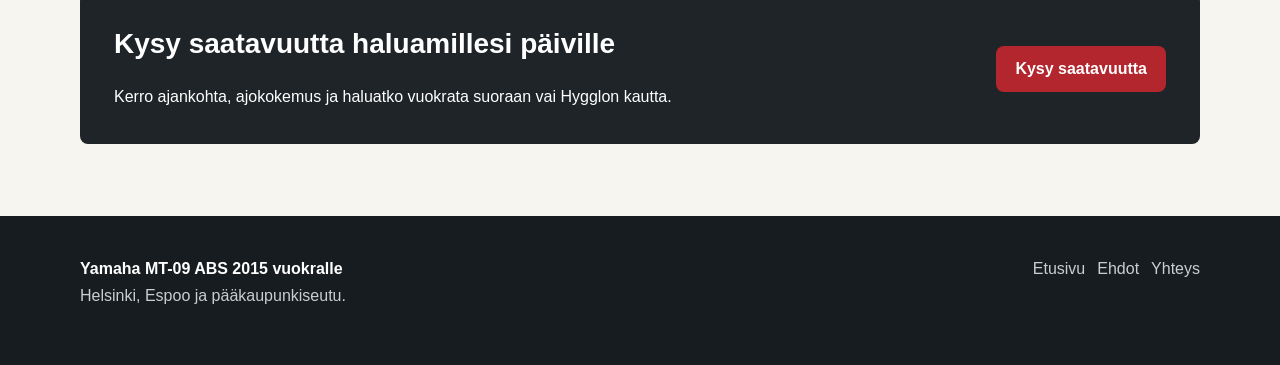
<file: pricing.html>
<!doctype html>
<html lang="fi">
  <head>
    <meta charset="utf-8">
    <meta name="viewport" content="width=device-width, initial-scale=1">
    <title>Hinnasto | Yamaha MT-09 vuokraus Helsinki / Espoo</title>
    <meta name="description" content="Yamaha MT-09 ABS 2015 vuokrauksen hinnasto: 69 €/vrk, 170 € / 3 vrk ja 349 € / vko. Suoravuokrauksessa 300 € omavastuu, ei piilokuluja.">
    <meta name="robots" content="index, follow">
    <link rel="canonical" href="https://miikajuhala.github.io/yamaha-mt09-rental/pricing.html">
    <meta property="og:title" content="Yamaha MT-09 vuokrauksen hinnasto">
    <meta property="og:description" content="Katso Yamaha MT-09 ABS 2015 vuokrauksen hinnat: 69 €/vrk, 170 € / 3 vrk ja 349 € / vko.">
    <meta property="og:image" content="https://miikajuhala.github.io/yamaha-mt09-rental/assets/images/yamaha-mt09-abs-2015-vuokraus-helsinki-2.jpeg">
    <meta property="og:type" content="website">
    <meta property="og:locale" content="fi_FI">
    <meta property="og:url" content="https://miikajuhala.github.io/yamaha-mt09-rental/pricing.html">
    <link rel="stylesheet" href="assets/css/styles.css">
  </head>
  <body>
    <a class="skip-link" href="#main">Siirry sisältöön</a>
    <header class="site-header">
      <nav class="nav wrap" aria-label="Päänavigaatio">
        <a class="brand" href="index.html">MT-09 vuokraus</a>
        <button class="nav-toggle" type="button" aria-expanded="false" aria-controls="nav-menu">Valikko</button>
        <div class="nav-menu" id="nav-menu">
          <a href="pricing.html" aria-current="page">Hinnasto</a>
          <a href="pictures.html">Kuvat</a>
          <a href="terms.html">Ehdot</a>
          <a href="faq.html">UKK</a>
          <a href="contact.html">Ota yhteyttä</a>
        </div>
      </nav>
    </header>

    <main id="main">
      <section class="page-hero wrap">
        <p class="eyebrow">Hinnasto</p>
        <h1>Yamaha MT-09 ABS 2015 vuokrauksen hinnat</h1>
        <p>Hinnat on tarkoitettu normaalille tieliikenneajolle. Vuokraus onnistuu suoraan tai Hygglon kautta. Suoravuokrauksessa omavastuu on 300 €, eikä hintaan lisätä piilokuluja.</p>
      </section>

      <section class="section wrap">
        <div class="pricing-grid">
          <article class="price-card">
            <h2>Päivä</h2>
            <p class="price">69 €</p>
            <p>1 vuorokausi</p>
          </article>
          <article class="price-card featured">
            <h2>3 vuorokautta</h2>
            <p class="price">170 €</p>
            <p>Hyvä pidennettyyn viikonloppuun</p>
          </article>
          <article class="price-card">
            <h2>Viikko</h2>
            <p class="price">349 €</p>
            <p>7 vuorokautta</p>
          </article>
        </div>

        <div class="table-wrap" role="region" aria-label="Yamaha MT-09 vuokraushinnasto" tabindex="0">
          <table>
            <caption>Vuokraushinnat</caption>
            <thead>
              <tr>
                <th scope="col">Vuokra-aika</th>
                <th scope="col">Hinta</th>
                <th scope="col">Huomio</th>
              </tr>
            </thead>
            <tbody>
              <tr>
                <td>1 vuorokausi</td>
                <td>69 €</td>
                <td>Sama hinta viikonpäivästä riippumatta</td>
              </tr>
              <tr>
                <td>3 vuorokautta</td>
                <td>170 €</td>
                <td>Esimerkiksi pidennetty viikonloppu</td>
              </tr>
              <tr>
                <td>1 viikko</td>
                <td>349 €</td>
                <td>7 vuorokautta</td>
              </tr>
            </tbody>
          </table>
        </div>
      </section>

      <section class="section muted">
        <div class="wrap split">
          <div>
            <h2>Mitä hintaan sisältyy?</h2>
            <ul class="check-list">
              <li>250 km / vuorokausi</li>
              <li>Normaali tieliikenneajo sovitun vuokra-ajan puitteissa</li>
              <li>Suoravuokrauksessa 300 € omavastuu ja ei piilokuluja</li>
              <li>Hygglon kautta varattaessa palvelun ajoneuvovakuutus ja ehdot</li>
            </ul>
          </div>
          <div>
            <h2>Lisäkulut</h2>
            <ul class="plain-list">
              <li>Mahdolliset lisäkilometrit sovitaan etukäteen, esimerkiksi 0,20-0,25 € / km.</li>
              <li>Pyörä luovutetaan tankki täynnä ja palautetaan tankki täynnä.</li>
              <li>Vuokraaja vastaa sakoista, pysäköintimaksuista, polttoaineesta ja vahingoista ehtojen mukaisesti.</li>
            </ul>
          </div>
        </div>
      </section>

      <section class="section wrap">
        <div class="cta-band">
          <div>
            <h2>Kysy saatavuutta haluamillesi päiville</h2>
            <p>Kerro ajankohta, ajokokemus ja haluatko vuokrata suoraan vai Hygglon kautta.</p>
          </div>
          <a class="button primary" href="contact.html">Kysy saatavuutta</a>
        </div>
      </section>
    </main>

    <footer class="site-footer">
      <div class="wrap footer-grid">
        <div><strong>Yamaha MT-09 ABS 2015 vuokralle</strong><p>Helsinki, Espoo ja pääkaupunkiseutu.</p></div>
        <div class="footer-links"><a href="index.html">Etusivu</a><a href="terms.html">Ehdot</a><a href="contact.html">Yhteys</a></div>
      </div>
    </footer>
    <script src="assets/js/main.js"></script>
  </body>
</html>
</file>
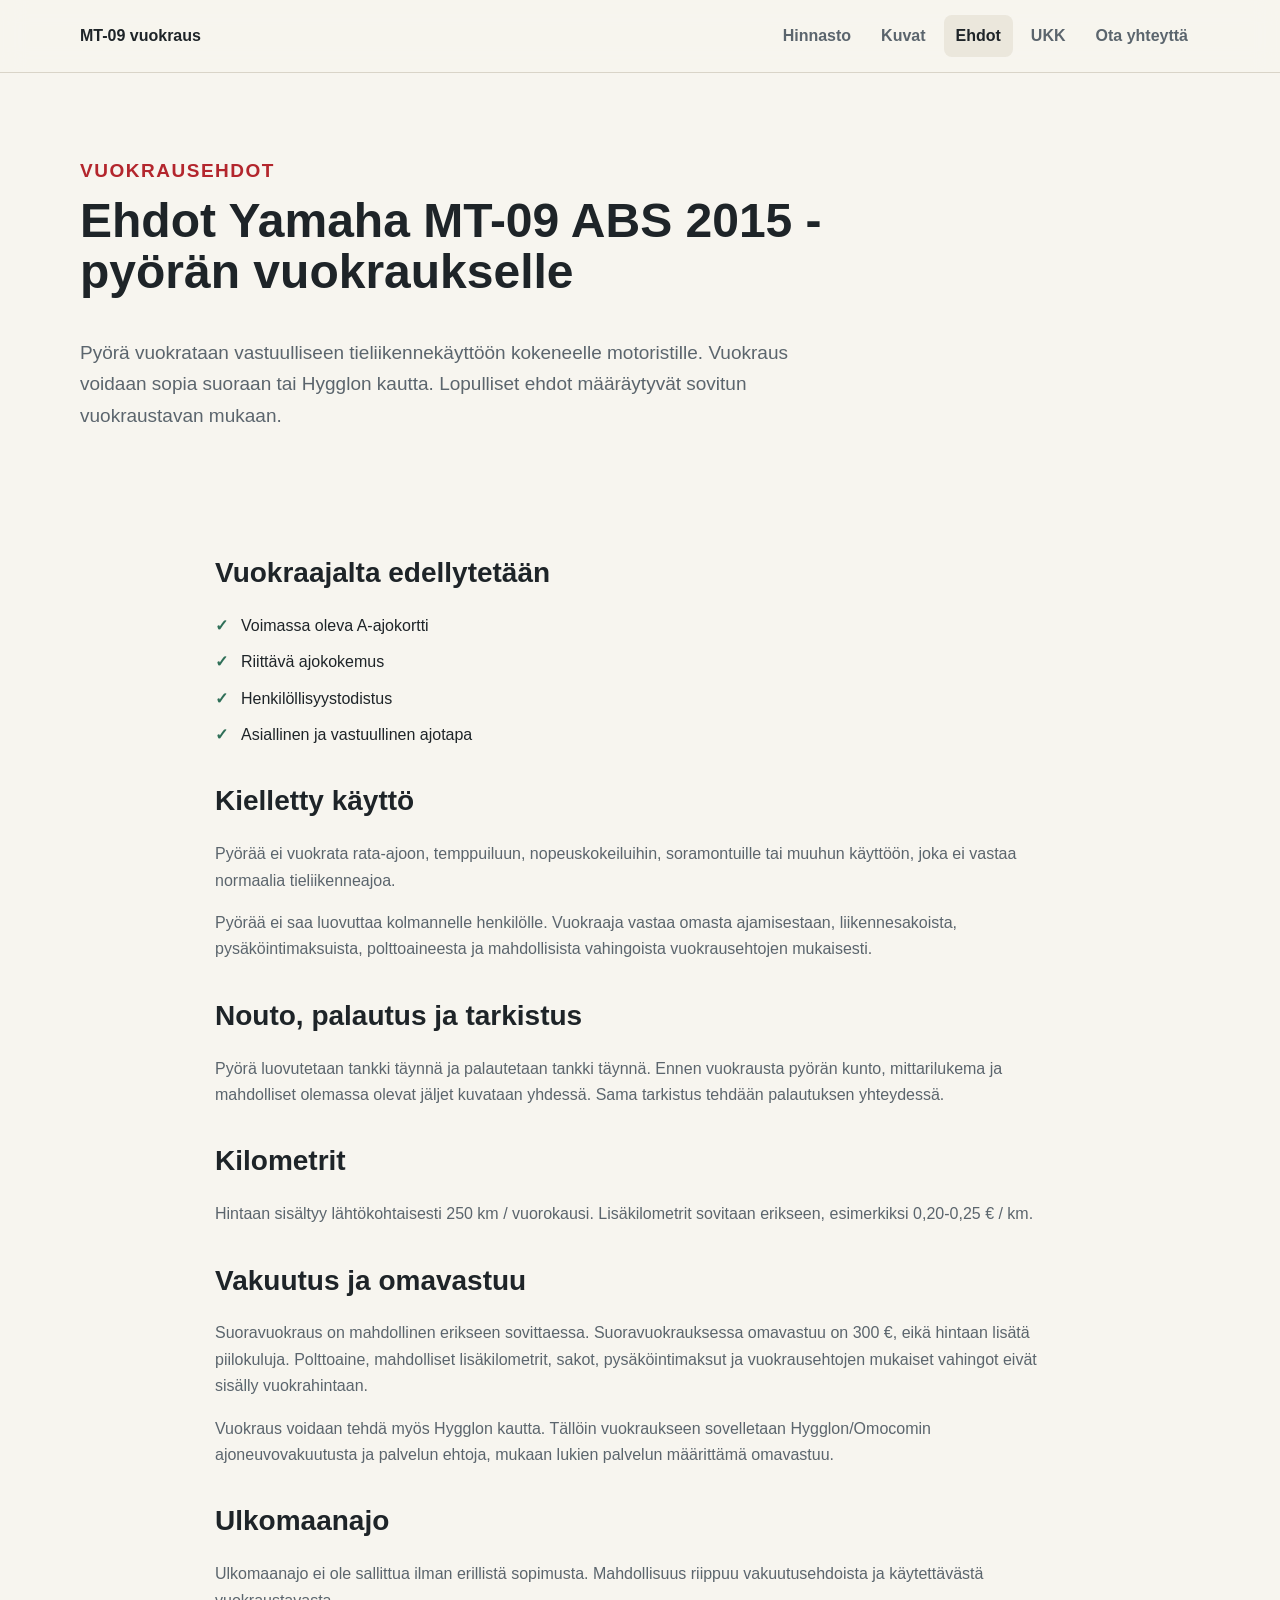
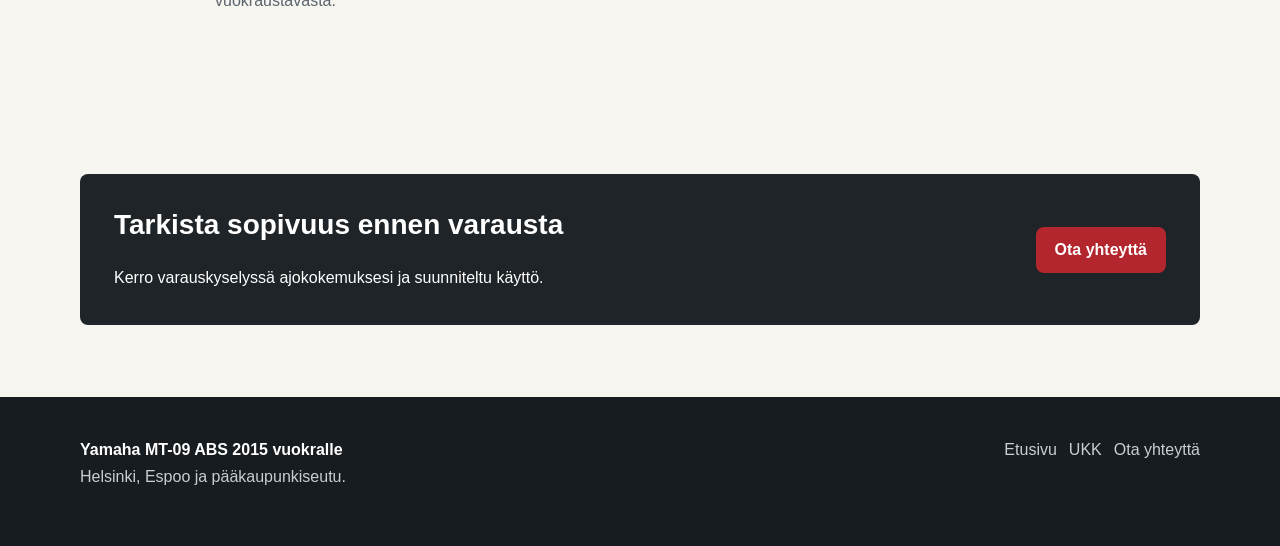
<file: terms.html>
<!doctype html>
<html lang="fi">
  <head>
    <meta charset="utf-8">
    <meta name="viewport" content="width=device-width, initial-scale=1">
    <title>Vuokrausehdot | Yamaha MT-09 ABS vuokralle</title>
    <meta name="description" content="Yamaha MT-09 ABS 2015 vuokrauksen ehdot: A-ajokortti, riittävä ajokokemus, vastuullinen ajotapa, tankkaus, vakuutus ja kielletty käyttö.">
    <meta name="robots" content="index, follow">
    <link rel="canonical" href="https://miikajuhala.github.io/yamaha-mt09-rental/terms.html">
    <meta property="og:title" content="Yamaha MT-09 vuokrausehdot">
    <meta property="og:description" content="Tutustu vuokrattavan Yamaha MT-09 ABS 2015 -moottoripyörän ehtoihin.">
    <meta property="og:image" content="https://miikajuhala.github.io/yamaha-mt09-rental/assets/images/yamaha-mt09-abs-2015-vuokraus-helsinki-4.jpeg">
    <meta property="og:type" content="website">
    <meta property="og:locale" content="fi_FI">
    <meta property="og:url" content="https://miikajuhala.github.io/yamaha-mt09-rental/terms.html">
    <link rel="stylesheet" href="assets/css/styles.css">
  </head>
  <body>
    <a class="skip-link" href="#main">Siirry sisältöön</a>
    <header class="site-header">
      <nav class="nav wrap" aria-label="Päänavigaatio">
        <a class="brand" href="index.html">MT-09 vuokraus</a>
        <button class="nav-toggle" type="button" aria-expanded="false" aria-controls="nav-menu">Valikko</button>
        <div class="nav-menu" id="nav-menu">
          <a href="pricing.html">Hinnasto</a>
          <a href="pictures.html">Kuvat</a>
          <a href="terms.html" aria-current="page">Ehdot</a>
          <a href="faq.html">UKK</a>
          <a href="contact.html">Ota yhteyttä</a>
        </div>
      </nav>
    </header>

    <main id="main">
      <section class="page-hero wrap">
        <p class="eyebrow">Vuokrausehdot</p>
        <h1>Ehdot Yamaha MT-09 ABS 2015 -pyörän vuokraukselle</h1>
        <p>Pyörä vuokrataan vastuulliseen tieliikennekäyttöön kokeneelle motoristille. Vuokraus voidaan sopia suoraan tai Hygglon kautta. Lopulliset ehdot määräytyvät sovitun vuokraustavan mukaan.</p>
      </section>

      <section class="section wrap content-page">
        <h2>Vuokraajalta edellytetään</h2>
        <ul class="check-list">
          <li>Voimassa oleva A-ajokortti</li>
          <li>Riittävä ajokokemus</li>
          <li>Henkilöllisyystodistus</li>
          <li>Asiallinen ja vastuullinen ajotapa</li>
        </ul>

        <h2>Kielletty käyttö</h2>
        <p>Pyörää ei vuokrata rata-ajoon, temppuiluun, nopeuskokeiluihin, soramontuille tai muuhun käyttöön, joka ei vastaa normaalia tieliikenneajoa.</p>
        <p>Pyörää ei saa luovuttaa kolmannelle henkilölle. Vuokraaja vastaa omasta ajamisestaan, liikennesakoista, pysäköintimaksuista, polttoaineesta ja mahdollisista vahingoista vuokrausehtojen mukaisesti.</p>

        <h2>Nouto, palautus ja tarkistus</h2>
        <p>Pyörä luovutetaan tankki täynnä ja palautetaan tankki täynnä. Ennen vuokrausta pyörän kunto, mittarilukema ja mahdolliset olemassa olevat jäljet kuvataan yhdessä. Sama tarkistus tehdään palautuksen yhteydessä.</p>

        <h2>Kilometrit</h2>
        <p>Hintaan sisältyy lähtökohtaisesti 250 km / vuorokausi. Lisäkilometrit sovitaan erikseen, esimerkiksi 0,20-0,25 € / km.</p>

        <h2>Vakuutus ja omavastuu</h2>
        <p>Suoravuokraus on mahdollinen erikseen sovittaessa. Suoravuokrauksessa omavastuu on 300 €, eikä hintaan lisätä piilokuluja. Polttoaine, mahdolliset lisäkilometrit, sakot, pysäköintimaksut ja vuokrausehtojen mukaiset vahingot eivät sisälly vuokrahintaan.</p>
        <p>Vuokraus voidaan tehdä myös Hygglon kautta. Tällöin vuokraukseen sovelletaan Hygglon/Omocomin ajoneuvovakuutusta ja palvelun ehtoja, mukaan lukien palvelun määrittämä omavastuu.</p>

        <h2>Ulkomaanajo</h2>
        <p>Ulkomaanajo ei ole sallittua ilman erillistä sopimusta. Mahdollisuus riippuu vakuutusehdoista ja käytettävästä vuokraustavasta.</p>
      </section>

      <section class="section wrap">
        <div class="cta-band">
          <div>
            <h2>Tarkista sopivuus ennen varausta</h2>
            <p>Kerro varauskyselyssä ajokokemuksesi ja suunniteltu käyttö.</p>
          </div>
          <a class="button primary" href="contact.html">Ota yhteyttä</a>
        </div>
      </section>
    </main>

    <footer class="site-footer">
      <div class="wrap footer-grid">
        <div><strong>Yamaha MT-09 ABS 2015 vuokralle</strong><p>Helsinki, Espoo ja pääkaupunkiseutu.</p></div>
        <div class="footer-links"><a href="index.html">Etusivu</a><a href="faq.html">UKK</a><a href="contact.html">Ota yhteyttä</a></div>
      </div>
    </footer>
    <script src="assets/js/main.js"></script>
  </body>
</html>
</file>
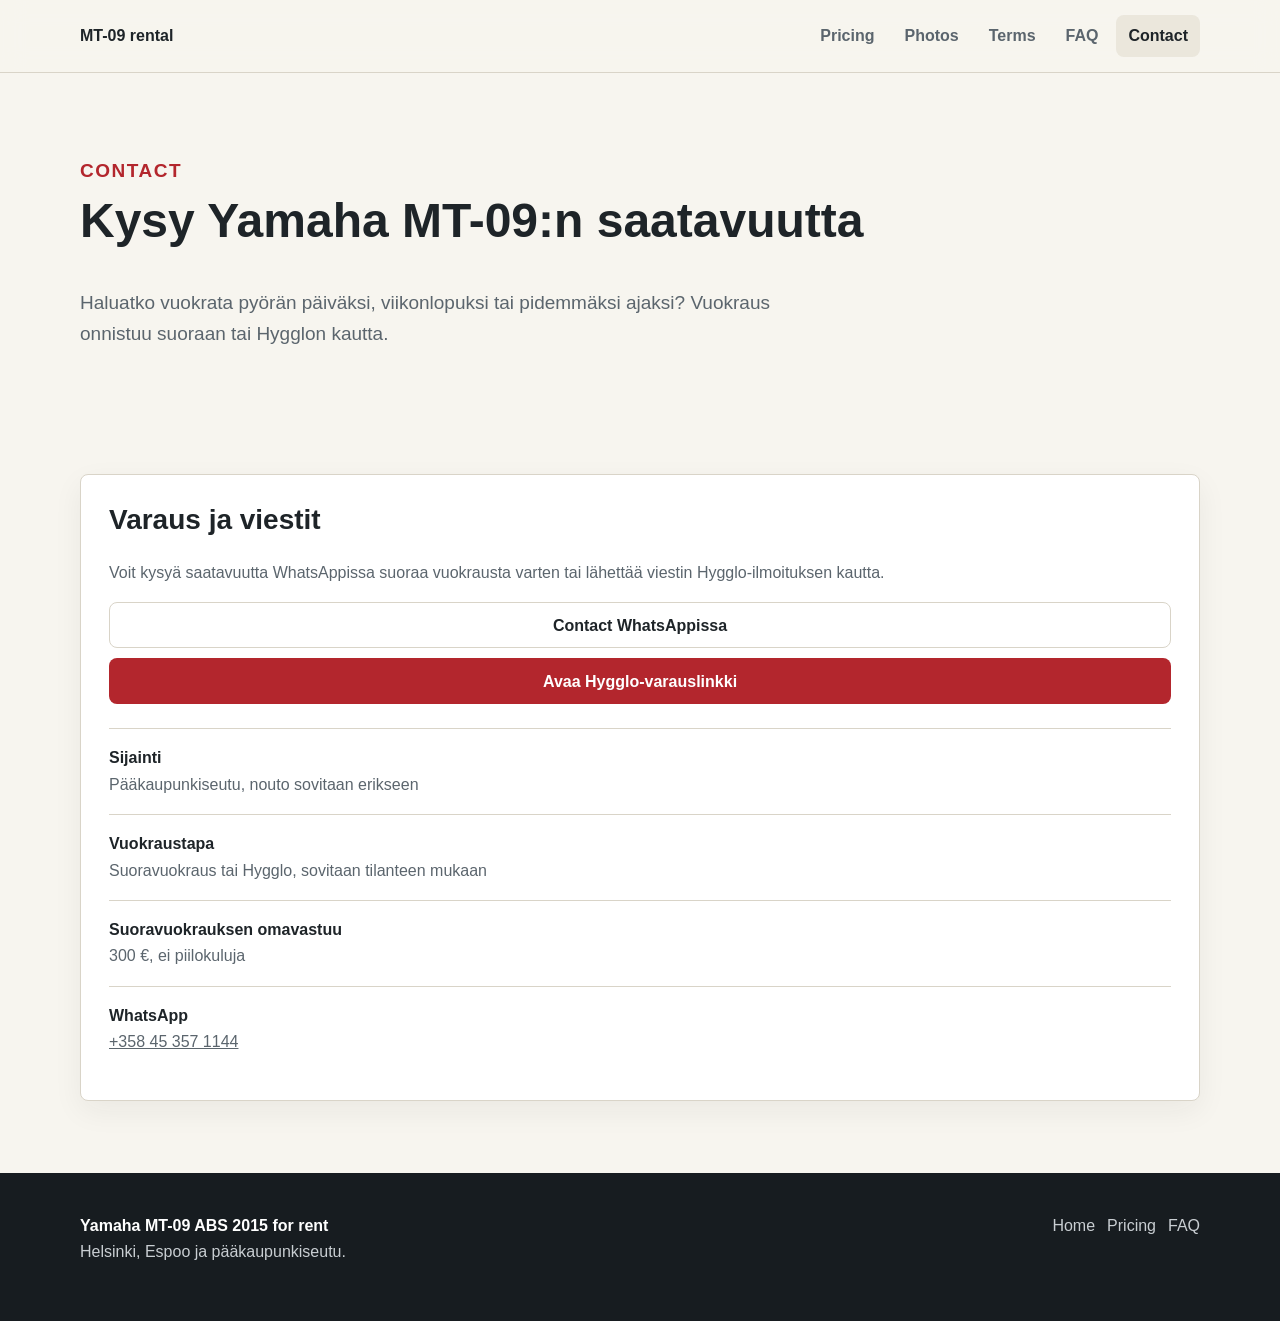
<file: en/contact.html>
<!doctype html>
<html lang="en">
  <head>
    <meta charset="utf-8">
    <meta name="viewport" content="width=device-width, initial-scale=1">
    <title>Contact | Yamaha MT-09 rental Helsinki / Espoo</title>
    <meta name="description" content="Kysy Yamaha MT-09 ABS 2015 vuokrauksen saatavuutta. Vuokraus onnistuu suoraan 300 € omavastuulla tai Hygglon kautta.">
    <meta name="robots" content="index, follow">
    <link rel="canonical" href="https://miikajuhala.github.io/yamaha-mt09-rental/en/contact.html">
    <meta property="og:title" content="Contact Yamaha MT-09 vuokrauksesta">
    <meta property="og:description" content="Kysy saatavuutta ja sovi vuokrauksesta suoraan tai Hygglon kautta.">
    <meta property="og:image" content="https://miikajuhala.github.io/yamaha-mt09-rental/en/assets/images/yamaha-mt09-abs-2015-vuokraus-helsinki-2.jpeg">
    <meta property="og:type" content="website">
    <meta property="og:locale" content="fi_FI">
    <meta property="og:url" content="https://miikajuhala.github.io/yamaha-mt09-rental/en/contact.html">
    <link rel="stylesheet" href="../assets/css/styles.css">
  </head>
  <body>
    <a class="skip-link" href="#main">Skip to content</a>
    <header class="site-header">
      <nav class="nav wrap" aria-label="Main navigation">
        <a class="brand" href="index.html">MT-09 rental</a>
        <button class="nav-toggle" type="button" aria-expanded="false" aria-controls="nav-menu">Menu</button>
        <div class="nav-menu" id="nav-menu">
          <a href="pricing.html">Pricing</a>
          <a href="pictures.html">Photos</a>
          <a href="terms.html">Terms</a>
          <a href="faq.html">FAQ</a>
          <a href="contact.html" aria-current="page">Contact</a>
        </div>
      </nav>
    </header>

    <main id="main">
      <section class="page-hero wrap">
        <p class="eyebrow">Contact</p>
        <h1>Kysy Yamaha MT-09:n saatavuutta</h1>
        <p>Haluatko vuokrata pyörän päiväksi, viikonlopuksi tai pidemmäksi ajaksi? Vuokraus onnistuu suoraan tai Hygglon kautta.</p>
      </section>

      <section class="section wrap">
        <div class="panel">
          <h2>Varaus ja viestit</h2>
          <p>Voit kysyä saatavuutta WhatsAppissa suoraa vuokrausta varten tai lähettää viestin Hygglo-ilmoituksen kautta.</p>
          <a class="button secondary full-width" href="https://wa.me/358453571144">Contact WhatsAppissa</a>
          <a class="button primary full-width" href="https://www.hygglo.fi/i/fb9-yamaha-mt-09-abs-2015-for rent">Avaa Hygglo-varauslinkki</a>
          <dl class="contact-list">
            <div>
              <dt>Sijainti</dt>
              <dd>Pääkaupunkiseutu, nouto sovitaan erikseen</dd>
            </div>
            <div>
              <dt>Vuokraustapa</dt>
              <dd>Suoravuokraus tai Hygglo, sovitaan tilanteen mukaan</dd>
            </div>
            <div>
              <dt>Suoravuokrauksen omavastuu</dt>
              <dd>300 €, ei piilokuluja</dd>
            </div>
            <div>
              <dt>WhatsApp</dt>
              <dd><a href="https://wa.me/358453571144">+358 45 357 1144</a></dd>
            </div>
          </dl>
        </div>
      </section>
    </main>

    <footer class="site-footer">
      <div class="wrap footer-grid">
        <div><strong>Yamaha MT-09 ABS 2015 for rent</strong><p>Helsinki, Espoo ja pääkaupunkiseutu.</p></div>
        <div class="footer-links"><a href="index.html">Home</a><a href="pricing.html">Pricing</a><a href="faq.html">FAQ</a></div>
      </div>
    </footer>
    <script src="../assets/js/main.js"></script>
  </body>
</html>
</file>
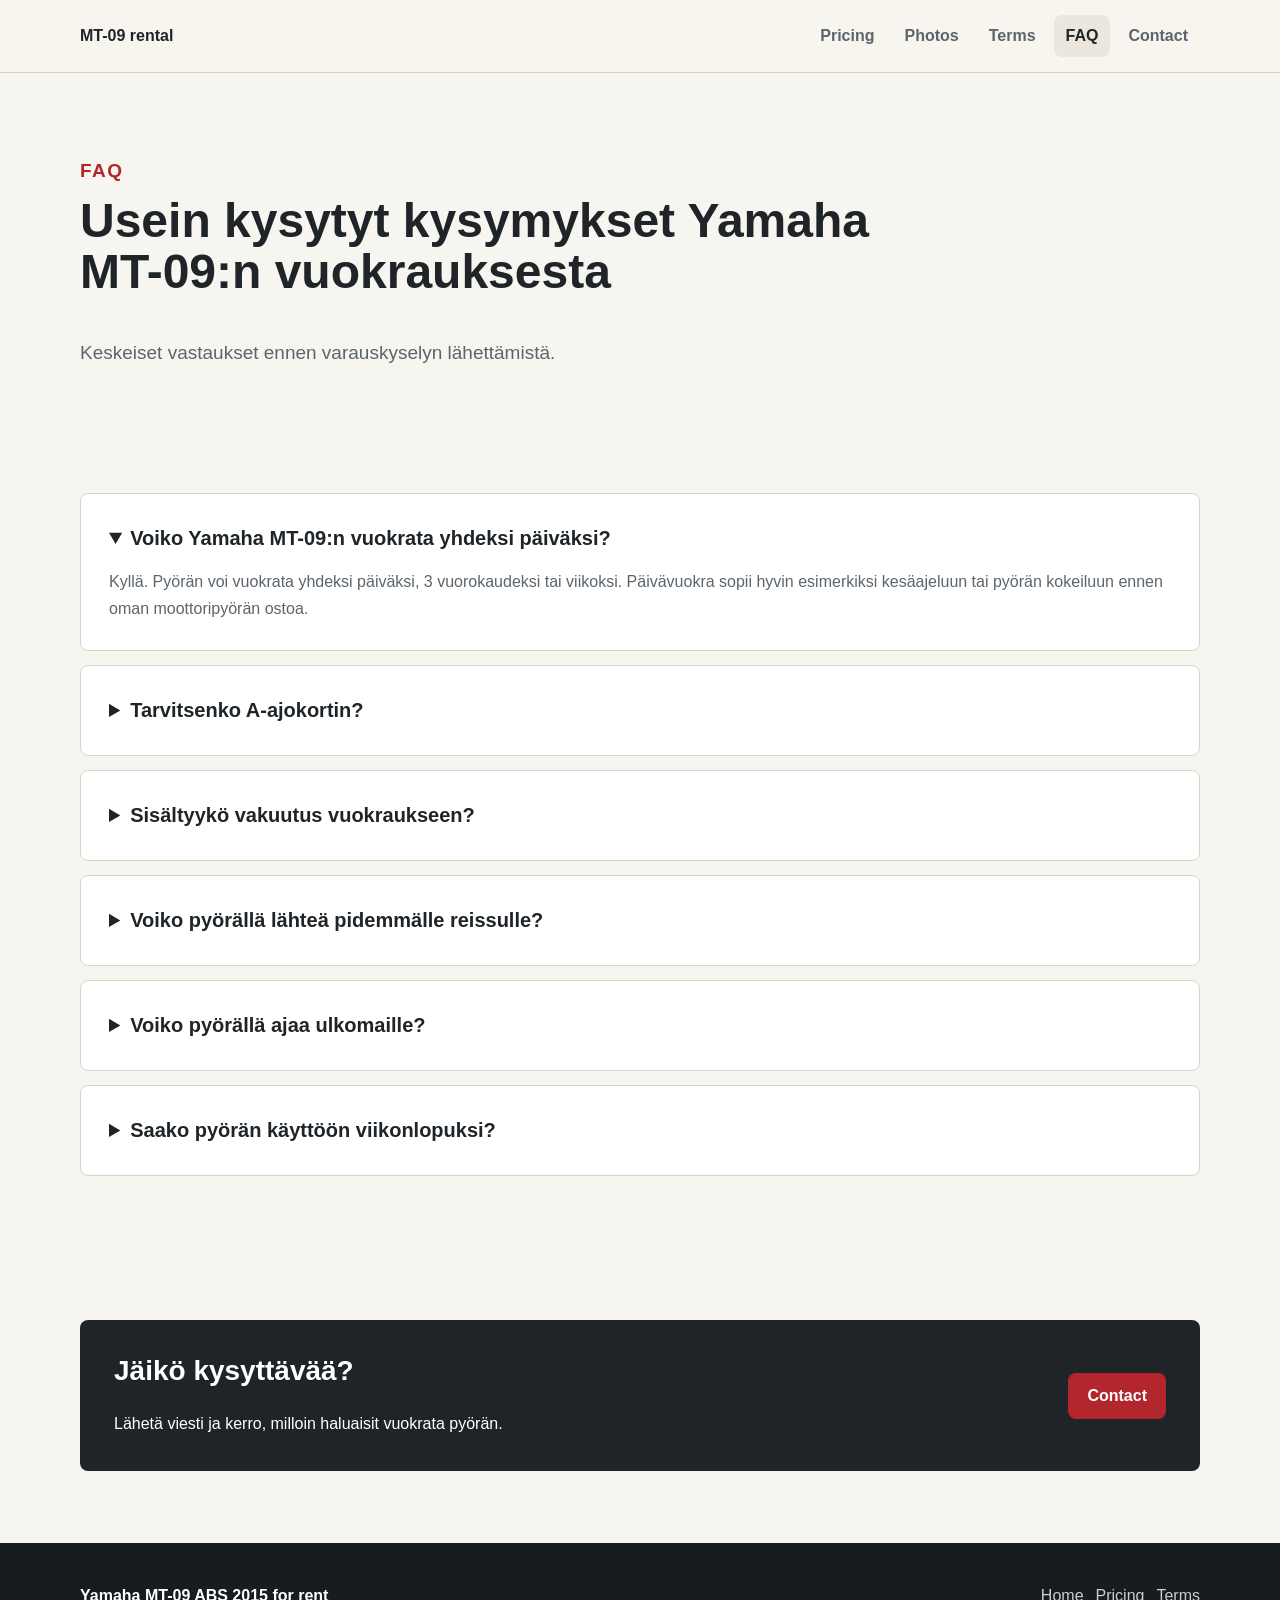
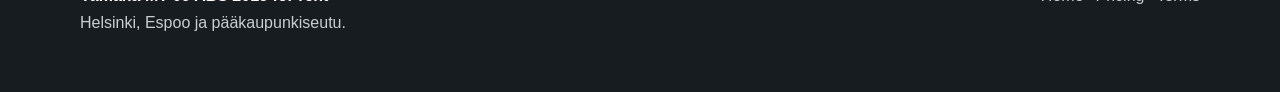
<file: en/faq.html>
<!doctype html>
<html lang="en">
  <head>
    <meta charset="utf-8">
    <meta name="viewport" content="width=device-width, initial-scale=1">
    <title>Usein kysytyt kysymykset | Yamaha MT-09 rental</title>
    <meta name="description" content="Vastaukset yleisiin kysymyksiin Yamaha MT-09 ABS 2015 vuokrauksesta: A-ajokortti, vakuutus, viikonloppuvuokraus, pidemmät reissut ja kilometrit.">
    <meta name="robots" content="index, follow">
    <link rel="canonical" href="https://miikajuhala.github.io/yamaha-mt09-rental/en/faq.html">
    <meta property="og:title" content="FAQ: Yamaha MT-09 ABS 2015 vuokraus">
    <meta property="og:description" content="Usein kysytyt kysymykset Yamaha MT-09 -moottoripyörän vuokrauksesta.">
    <meta property="og:image" content="https://miikajuhala.github.io/yamaha-mt09-rental/en/assets/images/yamaha-mt09-abs-2015-vuokraus-helsinki-1.jpeg">
    <meta property="og:type" content="website">
    <meta property="og:locale" content="fi_FI">
    <meta property="og:url" content="https://miikajuhala.github.io/yamaha-mt09-rental/en/faq.html">
    <link rel="stylesheet" href="../assets/css/styles.css">
    <script type="application/ld+json">
      {
        "@context": "https://schema.org",
        "@type": "FAQPage",
        "mainEntity": [
          {
            "@type": "Question",
            "name": "Voiko Yamaha MT-09:n vuokrata yhdeksi päiväksi?",
            "acceptedAnswer": {
              "@type": "Answer",
              "text": "Kyllä. Pyörän voi vuokrata yhdeksi päiväksi, 3 vuorokaudeksi tai viikoksi."
            }
          },
          {
            "@type": "Question",
            "name": "Tarvitsenko A-ajokortin?",
            "acceptedAnswer": {
              "@type": "Answer",
              "text": "Kyllä. Vuokraajalla täytyy olla voimassa oleva A-ajokortti ja riittävä ajokokemus."
            }
          },
          {
            "@type": "Question",
            "name": "Sisältyykö vakuutus vuokraukseen?",
            "acceptedAnswer": {
              "@type": "Answer",
              "text": "Vuokraus voidaan tehdä suoraan tai Hygglon kautta. Suoravuokrauksessa omavastuu on 300 € eikä hintaan lisätä piilokuluja. Hygglon kautta tehtävässä vuokrauksessa sovelletaan palvelun ehtoja."
            }
          },
          {
            "@type": "Question",
            "name": "Voiko pyörällä lähteä pidemmälle reissulle?",
            "acceptedAnswer": {
              "@type": "Answer",
              "text": "Kyllä, kunhan asiasta sovitaan etukäteen. Vuokraukseen sisältyvä kilometrimäärä on lähtökohtaisesti 250 km / vuorokausi, ja lisäkilometreistä voidaan sopia erikseen."
            }
          },
          {
            "@type": "Question",
            "name": "Voiko pyörällä ajaa ulkomaille?",
            "acceptedAnswer": {
              "@type": "Answer",
              "text": "Ei ilman erillistä sopimusta. Ulkomaanajo pitää sopia erikseen etukäteen, ja se riippuu vakuutusehdoista sekä vuokraustavasta."
            }
          },
          {
            "@type": "Question",
            "name": "Saako pyörän käyttöön viikonlopuksi?",
            "acceptedAnswer": {
              "@type": "Answer",
              "text": "Kyllä. 3 vuorokauden vuokra maksaa 170 € ja sopii hyvin esimerkiksi pidennettyyn viikonloppuun tai lyhyelle kesäreissulle."
            }
          }
        ]
      }
    </script>
  </head>
  <body>
    <a class="skip-link" href="#main">Skip to content</a>
    <header class="site-header">
      <nav class="nav wrap" aria-label="Main navigation">
        <a class="brand" href="index.html">MT-09 rental</a>
        <button class="nav-toggle" type="button" aria-expanded="false" aria-controls="nav-menu">Menu</button>
        <div class="nav-menu" id="nav-menu">
          <a href="pricing.html">Pricing</a>
          <a href="pictures.html">Photos</a>
          <a href="terms.html">Terms</a>
          <a href="faq.html" aria-current="page">FAQ</a>
          <a href="contact.html">Contact</a>
        </div>
      </nav>
    </header>

    <main id="main">
      <section class="page-hero wrap">
        <p class="eyebrow">FAQ</p>
        <h1>Usein kysytyt kysymykset Yamaha MT-09:n vuokrauksesta</h1>
        <p>Keskeiset vastaukset ennen varauskyselyn lähettämistä.</p>
      </section>

      <section class="section wrap faq-list">
        <details open>
          <summary>Voiko Yamaha MT-09:n vuokrata yhdeksi päiväksi?</summary>
          <p>Kyllä. Pyörän voi vuokrata yhdeksi päiväksi, 3 vuorokaudeksi tai viikoksi. Päivävuokra sopii hyvin esimerkiksi kesäajeluun tai pyörän kokeiluun ennen oman moottoripyörän ostoa.</p>
        </details>
        <details>
          <summary>Tarvitsenko A-ajokortin?</summary>
          <p>Kyllä. Vuokraajalla täytyy olla voimassa oleva A-ajokortti ja riittävä ajokokemus. Yamaha MT-09 on tehokas moottoripyörä, joten se ei sovi ensimmäiseksi kokeilupyöräksi.</p>
        </details>
        <details>
          <summary>Sisältyykö vakuutus vuokraukseen?</summary>
          <p>Vuokraus voidaan tehdä suoraan tai Hygglon kautta. Suoravuokrauksessa omavastuu on 300 €, eikä hintaan lisätä piilokuluja. Hygglon kautta tehtävässä vuokrauksessa sovelletaan Hygglon/Omocomin ajoneuvovakuutusta ja palvelun ehtoja.</p>
        </details>
        <details>
          <summary>Voiko pyörällä lähteä pidemmälle reissulle?</summary>
          <p>Kyllä, kunhan asiasta sovitaan etukäteen. Vuokraukseen sisältyvä kilometrimäärä on lähtökohtaisesti 250 km / vuorokausi, ja lisäkilometreistä voidaan sopia erikseen.</p>
        </details>
        <details>
          <summary>Voiko pyörällä ajaa ulkomaille?</summary>
          <p>Ei ilman erillistä sopimusta. Ulkomaanajo pitää sopia erikseen etukäteen, ja se riippuu vakuutusehdoista sekä vuokraustavasta.</p>
        </details>
        <details>
          <summary>Saako pyörän käyttöön viikonlopuksi?</summary>
          <p>Kyllä. 3 vuorokauden vuokra maksaa 170 € ja sopii hyvin esimerkiksi pidennettyyn viikonloppuun tai lyhyelle kesäreissulle.</p>
        </details>
      </section>

      <section class="section wrap">
        <div class="cta-band">
          <div>
            <h2>Jäikö kysyttävää?</h2>
            <p>Lähetä viesti ja kerro, milloin haluaisit vuokrata pyörän.</p>
          </div>
          <a class="button primary" href="contact.html">Contact</a>
        </div>
      </section>
    </main>

    <footer class="site-footer">
      <div class="wrap footer-grid">
        <div><strong>Yamaha MT-09 ABS 2015 for rent</strong><p>Helsinki, Espoo ja pääkaupunkiseutu.</p></div>
        <div class="footer-links"><a href="index.html">Home</a><a href="pricing.html">Pricing</a><a href="terms.html">Terms</a></div>
      </div>
    </footer>
    <script src="../assets/js/main.js"></script>
  </body>
</html>
</file>
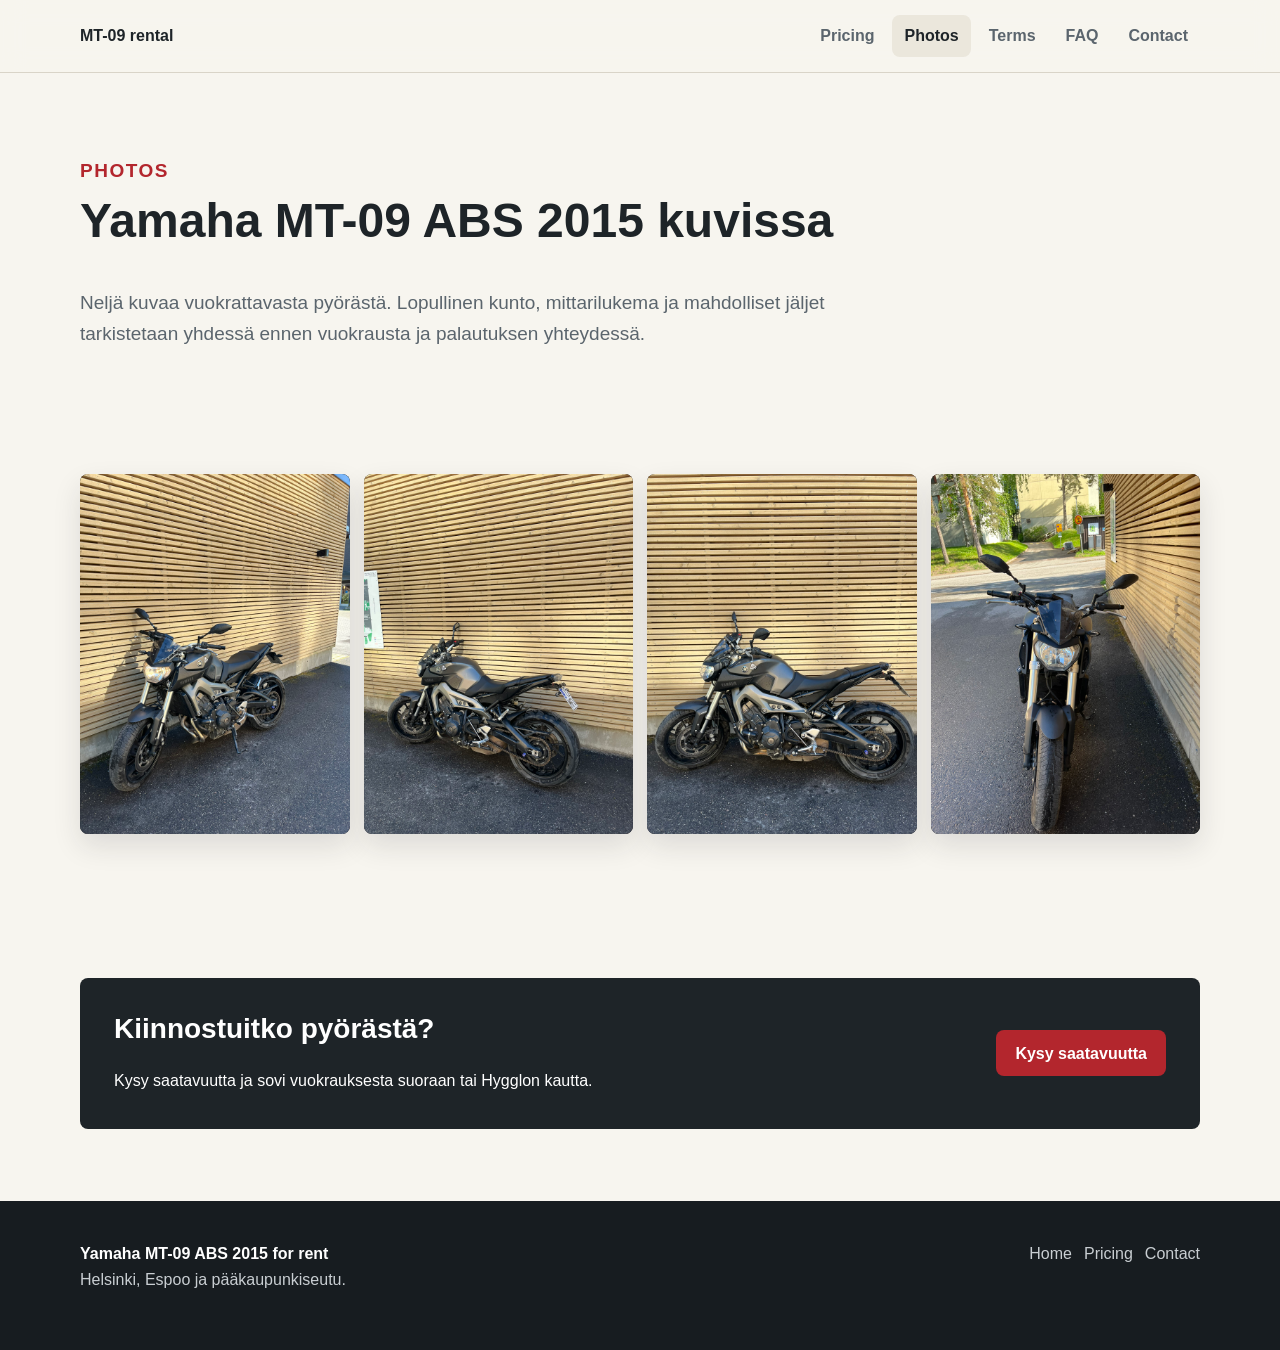
<file: en/pictures.html>
<!doctype html>
<html lang="en">
  <head>
    <meta charset="utf-8">
    <meta name="viewport" content="width=device-width, initial-scale=1">
    <title>Photos | Yamaha MT-09 ABS 2015 for rent</title>
    <meta name="description" content="Katso kuvat vuokrattavasta Yamaha MT-09 ABS 2015 moottoripyörästä. Pyörä for rent Helsinki, Espoo ja pääkaupunkiseutu.">
    <meta name="robots" content="index, follow">
    <link rel="canonical" href="https://miikajuhala.github.io/yamaha-mt09-rental/en/pictures.html">
    <meta property="og:title" content="Photos vuokrattavasta Yamaha MT-09 ABS 2015 -pyörästä">
    <meta property="og:description" content="Yamaha MT-09 ABS 2015 kuvat ja vuokraus pääkaupunkiseudulla.">
    <meta property="og:image" content="https://miikajuhala.github.io/yamaha-mt09-rental/en/assets/images/yamaha-mt09-abs-2015-vuokraus-helsinki-3.jpeg">
    <meta property="og:type" content="website">
    <meta property="og:locale" content="fi_FI">
    <meta property="og:url" content="https://miikajuhala.github.io/yamaha-mt09-rental/en/pictures.html">
    <link rel="stylesheet" href="../assets/css/styles.css">
  </head>
  <body>
    <a class="skip-link" href="#main">Skip to content</a>
    <header class="site-header">
      <nav class="nav wrap" aria-label="Main navigation">
        <a class="brand" href="index.html">MT-09 rental</a>
        <button class="nav-toggle" type="button" aria-expanded="false" aria-controls="nav-menu">Menu</button>
        <div class="nav-menu" id="nav-menu">
          <a href="pricing.html">Pricing</a>
          <a href="pictures.html" aria-current="page">Photos</a>
          <a href="terms.html">Terms</a>
          <a href="faq.html">FAQ</a>
          <a href="contact.html">Contact</a>
        </div>
      </nav>
    </header>

    <main id="main">
      <section class="page-hero wrap">
        <p class="eyebrow">Photos</p>
        <h1>Yamaha MT-09 ABS 2015 kuvissa</h1>
        <p>Neljä kuvaa vuokrattavasta pyörästä. Lopullinen kunto, mittarilukema ja mahdolliset jäljet tarkistetaan yhdessä ennen vuokrausta ja palautuksen yhteydessä.</p>
      </section>

      <section class="section wrap">
        <div class="gallery">
          <a href="../assets/images/yamaha-mt09-abs-2015-vuokraus-helsinki-1.jpeg">
            <img src="../assets/images/yamaha-mt09-abs-2015-vuokraus-helsinki-1.jpeg" alt="Yamaha MT-09 ABS 2015 etuviistosta kuvattuna" loading="lazy" decoding="async">
          </a>
          <a href="../assets/images/yamaha-mt09-abs-2015-vuokraus-helsinki-2.jpeg">
            <img src="../assets/images/yamaha-mt09-abs-2015-vuokraus-helsinki-2.jpeg" alt="Yamaha MT-09 ABS 2015 sivusta kuvattuna" loading="lazy" decoding="async">
          </a>
          <a href="../assets/images/yamaha-mt09-abs-2015-vuokraus-helsinki-3.jpeg">
            <img src="../assets/images/yamaha-mt09-abs-2015-vuokraus-helsinki-3.jpeg" alt="Vuokrattava Yamaha MT-09 ABS 2015 pysäköitynä" loading="lazy" decoding="async">
          </a>
          <a href="../assets/images/yamaha-mt09-abs-2015-vuokraus-helsinki-4.jpeg">
            <img src="../assets/images/yamaha-mt09-abs-2015-vuokraus-helsinki-4.jpeg" alt="Yamaha MT-09 ABS 2015 moottoripyörän yksityiskohta" loading="lazy" decoding="async">
          </a>
        </div>
      </section>

      <section class="section wrap">
        <div class="cta-band">
          <div>
            <h2>Kiinnostuitko pyörästä?</h2>
            <p>Kysy saatavuutta ja sovi vuokrauksesta suoraan tai Hygglon kautta.</p>
          </div>
          <a class="button primary" href="contact.html">Kysy saatavuutta</a>
        </div>
      </section>
    </main>

    <footer class="site-footer">
      <div class="wrap footer-grid">
        <div><strong>Yamaha MT-09 ABS 2015 for rent</strong><p>Helsinki, Espoo ja pääkaupunkiseutu.</p></div>
        <div class="footer-links"><a href="index.html">Home</a><a href="pricing.html">Pricing</a><a href="contact.html">Contact</a></div>
      </div>
    </footer>
    <script src="../assets/js/main.js"></script>
  </body>
</html>
</file>
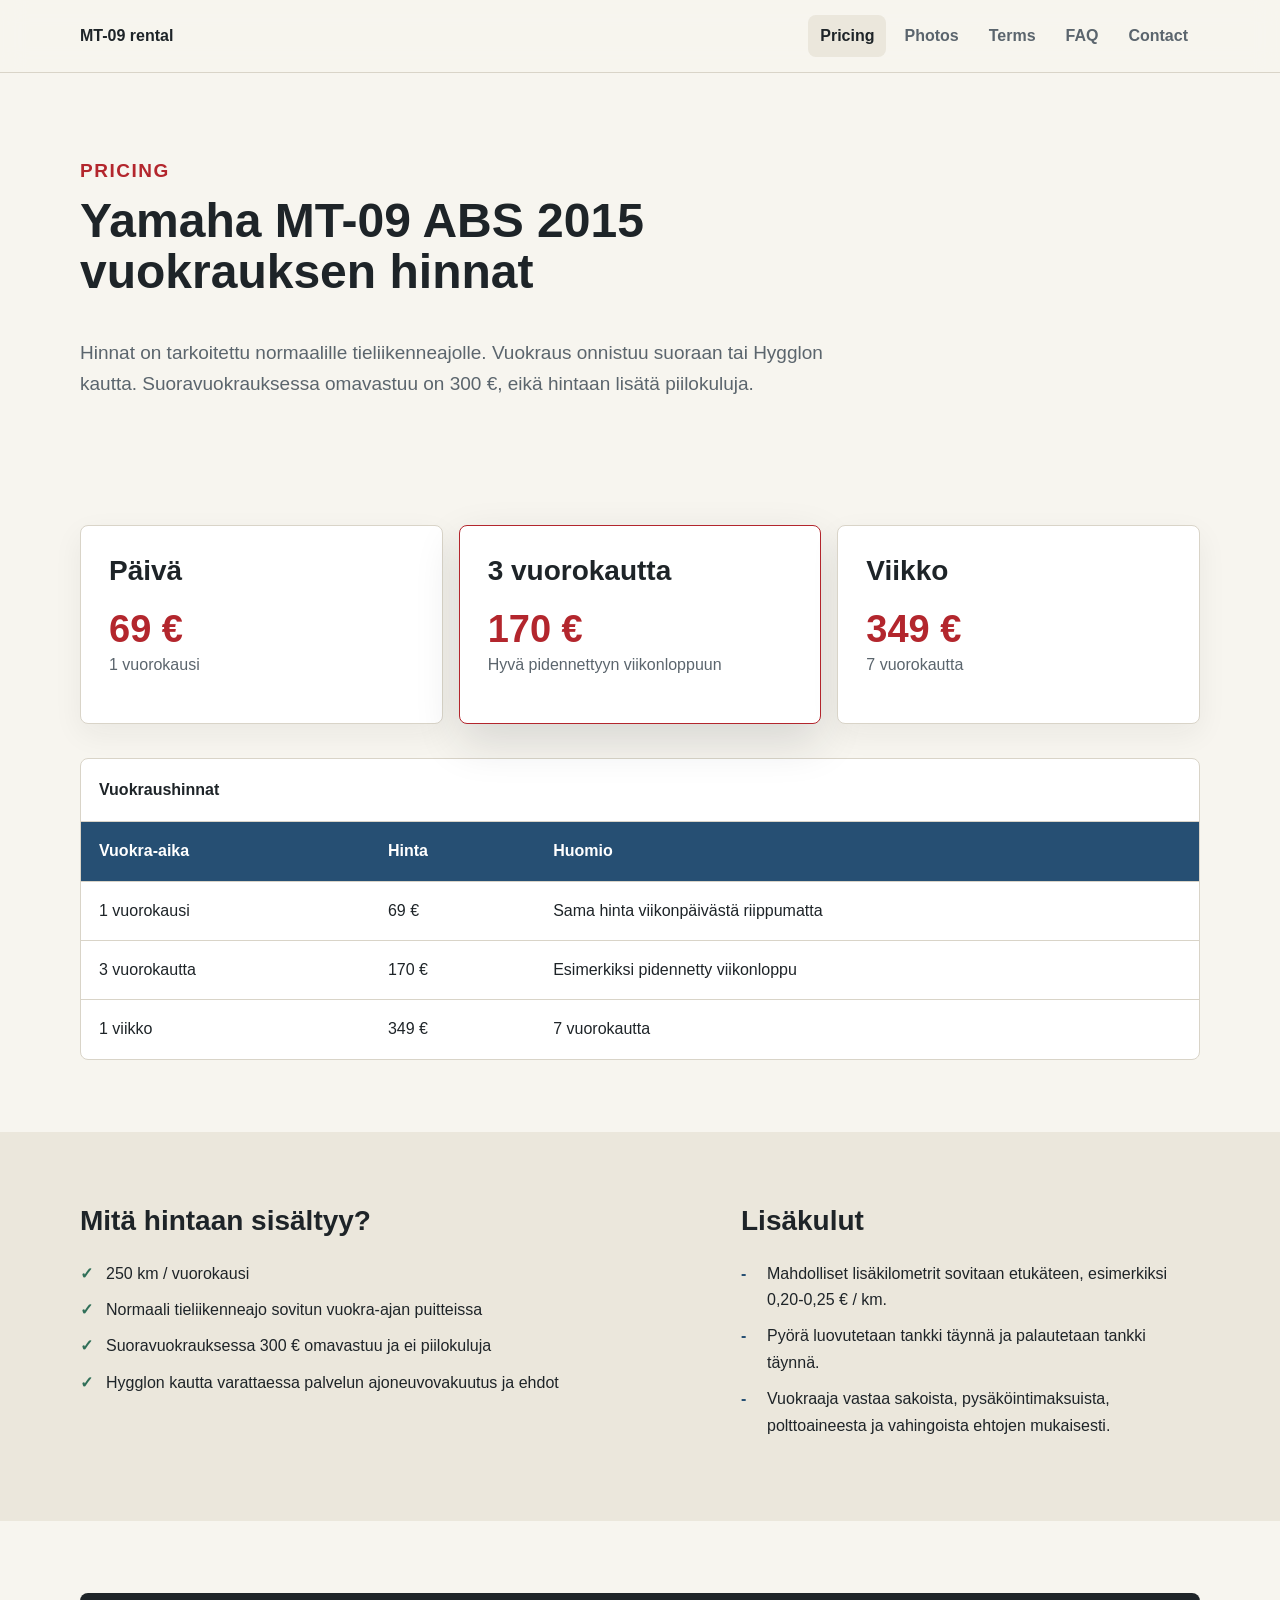
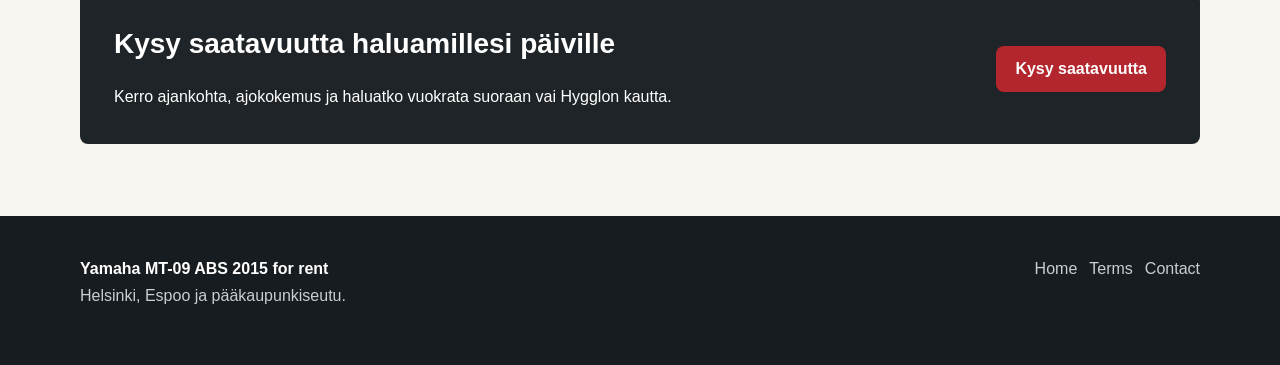
<file: en/pricing.html>
<!doctype html>
<html lang="en">
  <head>
    <meta charset="utf-8">
    <meta name="viewport" content="width=device-width, initial-scale=1">
    <title>Pricing | Yamaha MT-09 rental Helsinki / Espoo</title>
    <meta name="description" content="Yamaha MT-09 ABS 2015 vuokrauksen hinnasto: 69 €/vrk, 170 € / 3 vrk ja 349 € / vko. Suoravuokrauksessa 300 € omavastuu, ei piilokuluja.">
    <meta name="robots" content="index, follow">
    <link rel="canonical" href="https://miikajuhala.github.io/yamaha-mt09-rental/en/pricing.html">
    <meta property="og:title" content="Yamaha MT-09 vuokrauksen hinnasto">
    <meta property="og:description" content="Katso Yamaha MT-09 ABS 2015 vuokrauksen hinnat: 69 €/vrk, 170 € / 3 vrk ja 349 € / vko.">
    <meta property="og:image" content="https://miikajuhala.github.io/yamaha-mt09-rental/en/assets/images/yamaha-mt09-abs-2015-vuokraus-helsinki-2.jpeg">
    <meta property="og:type" content="website">
    <meta property="og:locale" content="fi_FI">
    <meta property="og:url" content="https://miikajuhala.github.io/yamaha-mt09-rental/en/pricing.html">
    <link rel="stylesheet" href="../assets/css/styles.css">
  </head>
  <body>
    <a class="skip-link" href="#main">Skip to content</a>
    <header class="site-header">
      <nav class="nav wrap" aria-label="Main navigation">
        <a class="brand" href="index.html">MT-09 rental</a>
        <button class="nav-toggle" type="button" aria-expanded="false" aria-controls="nav-menu">Menu</button>
        <div class="nav-menu" id="nav-menu">
          <a href="pricing.html" aria-current="page">Pricing</a>
          <a href="pictures.html">Photos</a>
          <a href="terms.html">Terms</a>
          <a href="faq.html">FAQ</a>
          <a href="contact.html">Contact</a>
        </div>
      </nav>
    </header>

    <main id="main">
      <section class="page-hero wrap">
        <p class="eyebrow">Pricing</p>
        <h1>Yamaha MT-09 ABS 2015 vuokrauksen hinnat</h1>
        <p>Hinnat on tarkoitettu normaalille tieliikenneajolle. Vuokraus onnistuu suoraan tai Hygglon kautta. Suoravuokrauksessa omavastuu on 300 €, eikä hintaan lisätä piilokuluja.</p>
      </section>

      <section class="section wrap">
        <div class="pricing-grid">
          <article class="price-card">
            <h2>Päivä</h2>
            <p class="price">69 €</p>
            <p>1 vuorokausi</p>
          </article>
          <article class="price-card featured">
            <h2>3 vuorokautta</h2>
            <p class="price">170 €</p>
            <p>Hyvä pidennettyyn viikonloppuun</p>
          </article>
          <article class="price-card">
            <h2>Viikko</h2>
            <p class="price">349 €</p>
            <p>7 vuorokautta</p>
          </article>
        </div>

        <div class="table-wrap" role="region" aria-label="Yamaha MT-09 rentalhinnasto" tabindex="0">
          <table>
            <caption>Vuokraushinnat</caption>
            <thead>
              <tr>
                <th scope="col">Vuokra-aika</th>
                <th scope="col">Hinta</th>
                <th scope="col">Huomio</th>
              </tr>
            </thead>
            <tbody>
              <tr>
                <td>1 vuorokausi</td>
                <td>69 €</td>
                <td>Sama hinta viikonpäivästä riippumatta</td>
              </tr>
              <tr>
                <td>3 vuorokautta</td>
                <td>170 €</td>
                <td>Esimerkiksi pidennetty viikonloppu</td>
              </tr>
              <tr>
                <td>1 viikko</td>
                <td>349 €</td>
                <td>7 vuorokautta</td>
              </tr>
            </tbody>
          </table>
        </div>
      </section>

      <section class="section muted">
        <div class="wrap split">
          <div>
            <h2>Mitä hintaan sisältyy?</h2>
            <ul class="check-list">
              <li>250 km / vuorokausi</li>
              <li>Normaali tieliikenneajo sovitun vuokra-ajan puitteissa</li>
              <li>Suoravuokrauksessa 300 € omavastuu ja ei piilokuluja</li>
              <li>Hygglon kautta varattaessa palvelun ajoneuvovakuutus ja ehdot</li>
            </ul>
          </div>
          <div>
            <h2>Lisäkulut</h2>
            <ul class="plain-list">
              <li>Mahdolliset lisäkilometrit sovitaan etukäteen, esimerkiksi 0,20-0,25 € / km.</li>
              <li>Pyörä luovutetaan tankki täynnä ja palautetaan tankki täynnä.</li>
              <li>Vuokraaja vastaa sakoista, pysäköintimaksuista, polttoaineesta ja vahingoista ehtojen mukaisesti.</li>
            </ul>
          </div>
        </div>
      </section>

      <section class="section wrap">
        <div class="cta-band">
          <div>
            <h2>Kysy saatavuutta haluamillesi päiville</h2>
            <p>Kerro ajankohta, ajokokemus ja haluatko vuokrata suoraan vai Hygglon kautta.</p>
          </div>
          <a class="button primary" href="contact.html">Kysy saatavuutta</a>
        </div>
      </section>
    </main>

    <footer class="site-footer">
      <div class="wrap footer-grid">
        <div><strong>Yamaha MT-09 ABS 2015 for rent</strong><p>Helsinki, Espoo ja pääkaupunkiseutu.</p></div>
        <div class="footer-links"><a href="index.html">Home</a><a href="terms.html">Terms</a><a href="contact.html">Contact</a></div>
      </div>
    </footer>
    <script src="../assets/js/main.js"></script>
  </body>
</html>
</file>
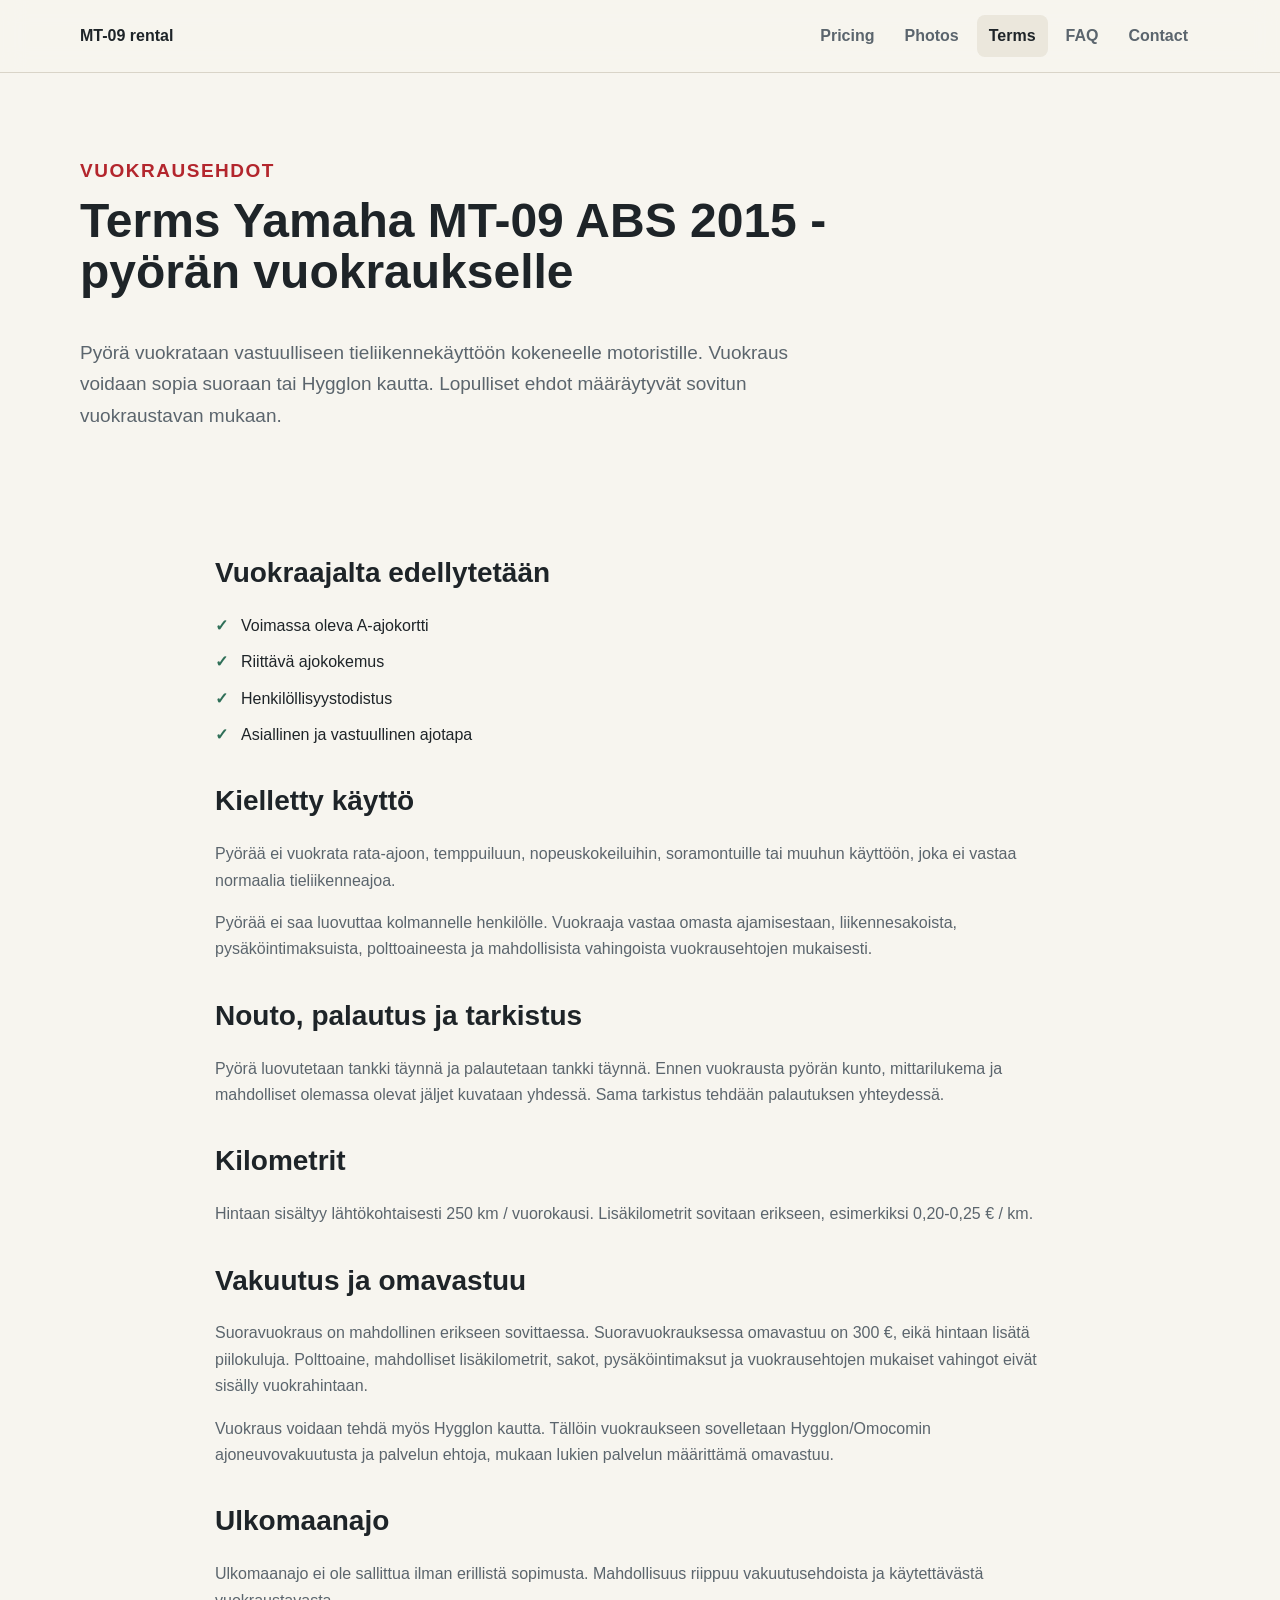
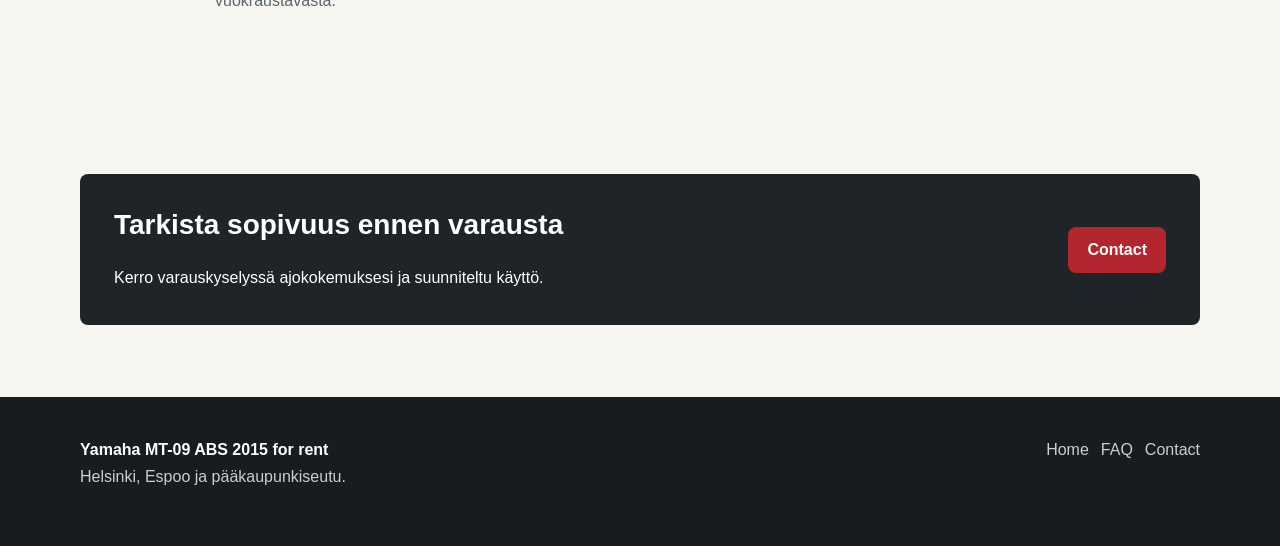
<file: en/terms.html>
<!doctype html>
<html lang="en">
  <head>
    <meta charset="utf-8">
    <meta name="viewport" content="width=device-width, initial-scale=1">
    <title>Vuokrausehdot | Yamaha MT-09 ABS for rent</title>
    <meta name="description" content="Yamaha MT-09 ABS 2015 vuokrauksen ehdot: A-ajokortti, riittävä ajokokemus, vastuullinen ajotapa, tankkaus, vakuutus ja kielletty käyttö.">
    <meta name="robots" content="index, follow">
    <link rel="canonical" href="https://miikajuhala.github.io/yamaha-mt09-rental/en/terms.html">
    <meta property="og:title" content="Yamaha MT-09 rentalehdot">
    <meta property="og:description" content="Tutustu vuokrattavan Yamaha MT-09 ABS 2015 -moottoripyörän ehtoihin.">
    <meta property="og:image" content="https://miikajuhala.github.io/yamaha-mt09-rental/en/assets/images/yamaha-mt09-abs-2015-vuokraus-helsinki-4.jpeg">
    <meta property="og:type" content="website">
    <meta property="og:locale" content="fi_FI">
    <meta property="og:url" content="https://miikajuhala.github.io/yamaha-mt09-rental/en/terms.html">
    <link rel="stylesheet" href="../assets/css/styles.css">
  </head>
  <body>
    <a class="skip-link" href="#main">Skip to content</a>
    <header class="site-header">
      <nav class="nav wrap" aria-label="Main navigation">
        <a class="brand" href="index.html">MT-09 rental</a>
        <button class="nav-toggle" type="button" aria-expanded="false" aria-controls="nav-menu">Menu</button>
        <div class="nav-menu" id="nav-menu">
          <a href="pricing.html">Pricing</a>
          <a href="pictures.html">Photos</a>
          <a href="terms.html" aria-current="page">Terms</a>
          <a href="faq.html">FAQ</a>
          <a href="contact.html">Contact</a>
        </div>
      </nav>
    </header>

    <main id="main">
      <section class="page-hero wrap">
        <p class="eyebrow">Vuokrausehdot</p>
        <h1>Terms Yamaha MT-09 ABS 2015 -pyörän vuokraukselle</h1>
        <p>Pyörä vuokrataan vastuulliseen tieliikennekäyttöön kokeneelle motoristille. Vuokraus voidaan sopia suoraan tai Hygglon kautta. Lopulliset ehdot määräytyvät sovitun vuokraustavan mukaan.</p>
      </section>

      <section class="section wrap content-page">
        <h2>Vuokraajalta edellytetään</h2>
        <ul class="check-list">
          <li>Voimassa oleva A-ajokortti</li>
          <li>Riittävä ajokokemus</li>
          <li>Henkilöllisyystodistus</li>
          <li>Asiallinen ja vastuullinen ajotapa</li>
        </ul>

        <h2>Kielletty käyttö</h2>
        <p>Pyörää ei vuokrata rata-ajoon, temppuiluun, nopeuskokeiluihin, soramontuille tai muuhun käyttöön, joka ei vastaa normaalia tieliikenneajoa.</p>
        <p>Pyörää ei saa luovuttaa kolmannelle henkilölle. Vuokraaja vastaa omasta ajamisestaan, liikennesakoista, pysäköintimaksuista, polttoaineesta ja mahdollisista vahingoista vuokrausehtojen mukaisesti.</p>

        <h2>Nouto, palautus ja tarkistus</h2>
        <p>Pyörä luovutetaan tankki täynnä ja palautetaan tankki täynnä. Ennen vuokrausta pyörän kunto, mittarilukema ja mahdolliset olemassa olevat jäljet kuvataan yhdessä. Sama tarkistus tehdään palautuksen yhteydessä.</p>

        <h2>Kilometrit</h2>
        <p>Hintaan sisältyy lähtökohtaisesti 250 km / vuorokausi. Lisäkilometrit sovitaan erikseen, esimerkiksi 0,20-0,25 € / km.</p>

        <h2>Vakuutus ja omavastuu</h2>
        <p>Suoravuokraus on mahdollinen erikseen sovittaessa. Suoravuokrauksessa omavastuu on 300 €, eikä hintaan lisätä piilokuluja. Polttoaine, mahdolliset lisäkilometrit, sakot, pysäköintimaksut ja vuokrausehtojen mukaiset vahingot eivät sisälly vuokrahintaan.</p>
        <p>Vuokraus voidaan tehdä myös Hygglon kautta. Tällöin vuokraukseen sovelletaan Hygglon/Omocomin ajoneuvovakuutusta ja palvelun ehtoja, mukaan lukien palvelun määrittämä omavastuu.</p>

        <h2>Ulkomaanajo</h2>
        <p>Ulkomaanajo ei ole sallittua ilman erillistä sopimusta. Mahdollisuus riippuu vakuutusehdoista ja käytettävästä vuokraustavasta.</p>
      </section>

      <section class="section wrap">
        <div class="cta-band">
          <div>
            <h2>Tarkista sopivuus ennen varausta</h2>
            <p>Kerro varauskyselyssä ajokokemuksesi ja suunniteltu käyttö.</p>
          </div>
          <a class="button primary" href="contact.html">Contact</a>
        </div>
      </section>
    </main>

    <footer class="site-footer">
      <div class="wrap footer-grid">
        <div><strong>Yamaha MT-09 ABS 2015 for rent</strong><p>Helsinki, Espoo ja pääkaupunkiseutu.</p></div>
        <div class="footer-links"><a href="index.html">Home</a><a href="faq.html">FAQ</a><a href="contact.html">Contact</a></div>
      </div>
    </footer>
    <script src="../assets/js/main.js"></script>
  </body>
</html>
</file>
<file: assets/css/styles.css>
:root {
  --bg: #f7f5ef;
  --surface: #ffffff;
  --ink: #1e2428;
  --muted: #5b656d;
  --line: #d9d4c8;
  --red: #b3262d;
  --red-dark: #861b22;
  --green: #2f6f58;
  --blue: #264f73;
  --shadow: 0 18px 45px rgba(30, 36, 40, 0.14);
  --radius: 8px;
  --wrap: 1120px;
}

* {
  box-sizing: border-box;
}

html {
  scroll-behavior: smooth;
}

body {
  margin: 0;
  color: var(--ink);
  background: var(--bg);
  font-family: Arial, Helvetica, sans-serif;
  font-size: 16px;
  line-height: 1.65;
}

img {
  display: block;
  max-width: 100%;
}

a {
  color: inherit;
}

h1,
h2,
h3,
p {
  margin-top: 0;
}

h1 {
  max-width: 820px;
  font-size: 48px;
  line-height: 1.05;
  letter-spacing: 0;
}

h2 {
  font-size: 28px;
  line-height: 1.2;
  letter-spacing: 0;
}

p {
  color: var(--muted);
}

.wrap {
  width: min(100% - 32px, var(--wrap));
  margin-inline: auto;
}

.skip-link {
  position: absolute;
  left: 16px;
  top: -48px;
  z-index: 20;
  padding: 10px 14px;
  color: #fff;
  background: var(--blue);
  border-radius: var(--radius);
}

.skip-link:focus {
  top: 12px;
}

.site-header {
  position: sticky;
  top: 0;
  z-index: 10;
  background: rgba(247, 245, 239, 0.94);
  border-bottom: 1px solid var(--line);
  backdrop-filter: blur(12px);
}

.nav {
  min-height: 72px;
  display: flex;
  align-items: center;
  justify-content: space-between;
  gap: 24px;
}

.brand {
  color: var(--ink);
  font-weight: 800;
  text-decoration: none;
}

.nav-menu {
  display: flex;
  align-items: center;
  gap: 6px;
}

.nav-menu a {
  padding: 8px 12px;
  color: var(--muted);
  font-weight: 700;
  text-decoration: none;
  border-radius: var(--radius);
}

.nav-menu a:hover,
.nav-menu a[aria-current="page"] {
  color: var(--ink);
  background: #ebe7dc;
}

.nav-toggle {
  display: none;
  min-height: 42px;
  padding: 8px 12px;
  color: var(--ink);
  background: transparent;
  border: 1px solid var(--line);
  border-radius: var(--radius);
  font: inherit;
  font-weight: 700;
}

.hero {
  position: relative;
  min-height: 620px;
  display: grid;
  align-items: end;
  isolation: isolate;
  overflow: hidden;
  background: #111;
}

.hero::after {
  position: absolute;
  inset: 0;
  z-index: -1;
  content: "";
  background: linear-gradient(90deg, rgba(12, 16, 18, 0.88), rgba(12, 16, 18, 0.58) 48%, rgba(12, 16, 18, 0.16));
}

.hero-image {
  position: absolute;
  inset: 0;
  z-index: -2;
  width: 100%;
  height: 100%;
  object-fit: cover;
  object-position: center 42%;
}

.hero-content {
  padding: 96px 0 78px;
}

.hero h1,
.hero p {
  color: #fff;
}

.hero-lead {
  max-width: 650px;
  font-size: 20px;
}

.eyebrow {
  margin-bottom: 10px;
  color: var(--red);
  font-size: 13px;
  font-weight: 800;
  letter-spacing: 0.08em;
  text-transform: uppercase;
}

.hero .eyebrow {
  color: #ffcc66;
}

.hero-actions,
.footer-links {
  display: flex;
  flex-wrap: wrap;
  gap: 12px;
}

.button {
  min-height: 46px;
  display: inline-flex;
  align-items: center;
  justify-content: center;
  padding: 12px 18px;
  font-weight: 800;
  line-height: 1.2;
  text-align: center;
  text-decoration: none;
  border: 1px solid transparent;
  border-radius: var(--radius);
  cursor: pointer;
}

.button.primary {
  color: #fff;
  background: var(--red);
}

.button.primary:hover {
  background: var(--red-dark);
}

.button.secondary {
  color: var(--ink);
  background: #fff;
  border-color: var(--line);
}

.button.secondary:hover {
  border-color: var(--blue);
}

.full-width {
  width: 100%;
}

.panel .button + .button {
  margin-top: 10px;
}

.quick-facts {
  background: var(--ink);
}

.fact-grid {
  display: grid;
  grid-template-columns: repeat(4, 1fr);
}

.fact-grid div {
  min-height: 116px;
  padding: 24px;
  color: #fff;
  border-left: 1px solid rgba(255, 255, 255, 0.14);
}

.fact-grid div:last-child {
  border-right: 1px solid rgba(255, 255, 255, 0.14);
}

.fact-label {
  display: block;
  color: #b9c0c5;
  font-size: 13px;
  font-weight: 800;
  text-transform: uppercase;
}

.fact-grid strong {
  display: block;
  margin-top: 6px;
  font-size: 19px;
  line-height: 1.25;
}

.section {
  padding: 72px 0;
}

.muted {
  background: #ebe7dc;
}

.split {
  display: grid;
  grid-template-columns: minmax(0, 1.15fr) minmax(280px, 0.85fr);
  gap: 40px;
  align-items: start;
}

.panel,
.message-builder,
.price-card,
.faq-list details {
  padding: 28px;
  background: var(--surface);
  border: 1px solid var(--line);
  border-radius: var(--radius);
  box-shadow: 0 10px 30px rgba(30, 36, 40, 0.06);
}

.check-list,
.plain-list {
  padding-left: 0;
  margin: 0;
  list-style: none;
}

.check-list li,
.plain-list li {
  position: relative;
  padding-left: 26px;
  margin-bottom: 10px;
}

.check-list li::before {
  position: absolute;
  left: 0;
  color: var(--green);
  font-weight: 900;
  content: "✓";
}

.plain-list li::before {
  position: absolute;
  left: 0;
  color: var(--blue);
  font-weight: 900;
  content: "-";
}

.section-heading {
  max-width: 720px;
  margin-bottom: 24px;
}

.photo-feature {
  padding-top: 0;
}

.photo-feature-grid {
  display: grid;
  grid-template-columns: repeat(2, minmax(0, 1fr));
  gap: 16px;
  margin-bottom: 18px;
}

.photo-feature-grid a {
  display: block;
  overflow: hidden;
  background: #111;
  border-radius: var(--radius);
  box-shadow: 0 12px 30px rgba(30, 36, 40, 0.12);
}

.photo-feature-grid img {
  width: 100%;
  aspect-ratio: 4 / 3;
  object-fit: cover;
  object-position: center;
  transition: transform 180ms ease;
}

.photo-feature-grid a:hover img {
  transform: scale(1.025);
}

.text-link {
  color: var(--blue);
  font-weight: 800;
  text-decoration: none;
}

.text-link:hover {
  text-decoration: underline;
}

.steps {
  display: grid;
  grid-template-columns: repeat(5, 1fr);
  gap: 12px;
  padding: 0;
  margin: 0;
  list-style: none;
  counter-reset: steps;
}

.steps li {
  min-height: 170px;
  padding: 22px;
  background: #fff;
  border: 1px solid var(--line);
  border-radius: var(--radius);
  counter-increment: steps;
}

.steps li::before {
  width: 34px;
  height: 34px;
  display: grid;
  place-items: center;
  margin-bottom: 18px;
  color: #fff;
  background: var(--blue);
  border-radius: 50%;
  font-weight: 800;
  content: counter(steps);
}

.cta-band {
  display: flex;
  align-items: center;
  justify-content: space-between;
  gap: 32px;
  padding: 34px;
  color: #fff;
  background: var(--ink);
  border-radius: var(--radius);
}

.cta-band h2,
.cta-band p {
  color: #fff;
}

.cta-band p {
  margin-bottom: 0;
}

.page-hero {
  padding: 82px 0 34px;
}

.page-hero p {
  max-width: 760px;
  font-size: 19px;
}

.pricing-grid {
  display: grid;
  grid-template-columns: repeat(3, 1fr);
  gap: 16px;
  margin-bottom: 34px;
}

.price-card.featured {
  border-color: var(--red);
  box-shadow: var(--shadow);
}

.price {
  margin-bottom: 4px;
  color: var(--red);
  font-size: 38px;
  font-weight: 900;
  line-height: 1;
}

.table-wrap {
  overflow-x: auto;
  background: #fff;
  border: 1px solid var(--line);
  border-radius: var(--radius);
}

table {
  width: 100%;
  min-width: 680px;
  border-collapse: collapse;
}

caption {
  padding: 18px;
  font-weight: 800;
  text-align: left;
}

th,
td {
  padding: 16px 18px;
  text-align: left;
  border-top: 1px solid var(--line);
}

th {
  color: #fff;
  background: var(--blue);
}

.gallery {
  display: grid;
  grid-template-columns: repeat(4, 1fr);
  gap: 14px;
}

.gallery a {
  display: block;
  overflow: hidden;
  background: #111;
  border-radius: var(--radius);
  box-shadow: 0 12px 28px rgba(30, 36, 40, 0.12);
}

.gallery img {
  width: 100%;
  aspect-ratio: 3 / 4;
  object-fit: cover;
  transition: transform 180ms ease;
}

.gallery a:hover img {
  transform: scale(1.03);
}

.content-page {
  max-width: 850px;
}

.content-page h2 {
  margin-top: 36px;
}

.content-page h2:first-child {
  margin-top: 0;
}

.faq-list {
  display: grid;
  gap: 14px;
}

.faq-list details {
  box-shadow: none;
}

.faq-list summary {
  color: var(--ink);
  font-size: 20px;
  font-weight: 800;
  cursor: pointer;
}

.faq-list p {
  margin: 14px 0 0;
}

.contact-layout {
  grid-template-columns: minmax(280px, 0.8fr) minmax(0, 1.2fr);
}

.contact-list {
  margin: 24px 0 0;
}

.contact-list div {
  padding: 16px 0;
  border-top: 1px solid var(--line);
}

.contact-list dt {
  color: var(--ink);
  font-weight: 800;
}

.contact-list dd {
  margin: 0;
  color: var(--muted);
}

form {
  display: grid;
  gap: 12px;
}

label {
  color: var(--ink);
  font-weight: 800;
}

input,
textarea,
select {
  width: 100%;
  padding: 12px 14px;
  color: var(--ink);
  background: #fff;
  border: 1px solid var(--line);
  border-radius: var(--radius);
  font: inherit;
}

input:focus,
textarea:focus,
select:focus {
  outline: 3px solid rgba(38, 79, 115, 0.22);
  border-color: var(--blue);
}

.form-status {
  min-height: 24px;
  margin: 0;
  color: var(--green);
  font-weight: 800;
}

.site-footer {
  padding: 40px 0;
  color: #fff;
  background: #171c20;
}

.site-footer p,
.site-footer a {
  color: #c9ced2;
}

.footer-grid {
  display: flex;
  justify-content: space-between;
  gap: 28px;
}

.footer-links {
  justify-content: flex-end;
}

.footer-links a {
  text-decoration: none;
}

.footer-links a:hover {
  color: #fff;
}

@media (max-width: 900px) {
  h1 {
    font-size: 38px;
  }

  .hero {
    min-height: 560px;
  }

  .fact-grid,
  .pricing-grid,
  .gallery,
  .photo-feature-grid {
    grid-template-columns: repeat(2, 1fr);
  }

  .split,
  .contact-layout {
    grid-template-columns: 1fr;
  }

  .steps {
    grid-template-columns: repeat(2, 1fr);
  }

  .cta-band,
  .footer-grid {
    align-items: flex-start;
    flex-direction: column;
  }
}

@media (max-width: 720px) {
  .nav {
    min-height: 64px;
    flex-wrap: wrap;
  }

  .nav-toggle {
    display: inline-flex;
    align-items: center;
  }

  .nav-menu {
    width: 100%;
    display: none;
    flex-direction: column;
    align-items: stretch;
    padding-bottom: 14px;
  }

  .nav-menu.is-open {
    display: flex;
  }

  .hero {
    min-height: 590px;
  }

  .hero::after {
    background: linear-gradient(180deg, rgba(12, 16, 18, 0.42), rgba(12, 16, 18, 0.88));
  }

  .hero-image {
    object-position: center top;
  }

  .hero-content {
    padding: 72px 0 54px;
  }

  .hero-lead,
  .page-hero p {
    font-size: 17px;
  }

  .fact-grid,
  .pricing-grid,
  .gallery,
  .photo-feature-grid,
  .steps {
    grid-template-columns: 1fr;
  }

  .fact-grid div,
  .fact-grid div:last-child {
    border: 0;
    border-top: 1px solid rgba(255, 255, 255, 0.14);
  }

  .section {
    padding: 52px 0;
  }

  .page-hero {
    padding: 58px 0 22px;
  }

  .panel,
  .message-builder,
  .price-card,
  .faq-list details,
  .cta-band {
    padding: 22px;
  }
}

@media (max-width: 420px) {
  h1 {
    font-size: 32px;
  }

  h2 {
    font-size: 24px;
  }

  .hero-actions,
  .button {
    width: 100%;
  }
}
</file>
